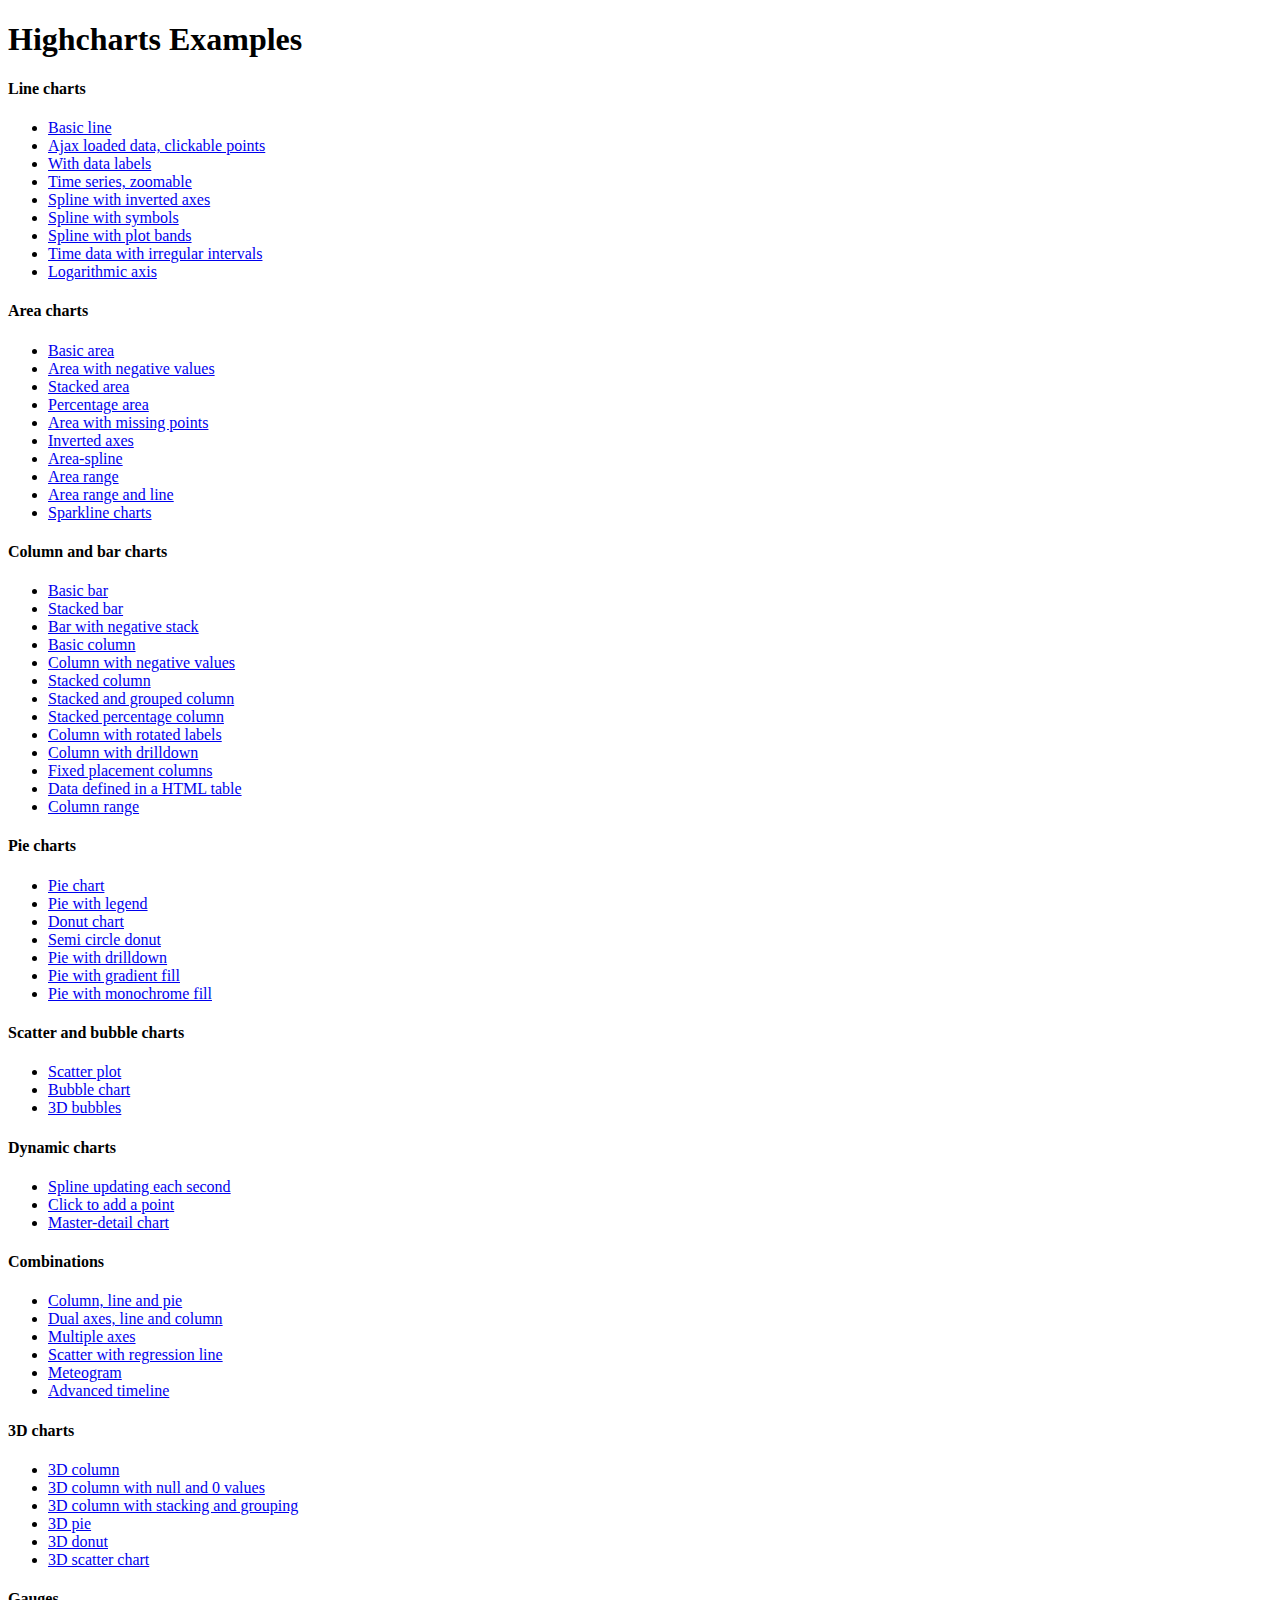
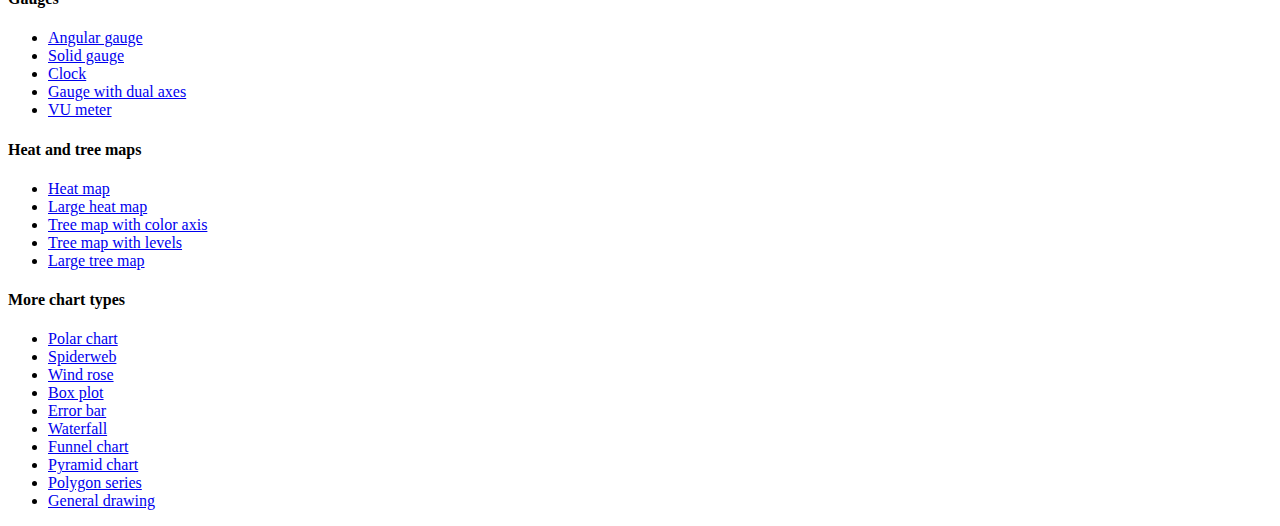
<file: Highcharts-4.1.5/index.htm>
<!DOCTYPE HTML PUBLIC "-//W3C//DTD HTML 4.01//EN" "http://www.w3.org/TR/html4/strict.dtd">
<html>
	<head>
		<meta http-equiv="Content-Type" content="text/html; charset=utf-8" />
		<title>Highcharts Examples</title>
	</head>
	<body>
		<h1>Highcharts Examples</h1>
		<h4>Line charts</h4>
		<ul>
			<li><a href="examples/line-basic/index.htm">Basic line</a></li>
			<li><a href="examples/line-ajax/index.htm">Ajax loaded data, clickable points</a></li>
			<li><a href="examples/line-labels/index.htm">With data labels</a></li>
			<li><a href="examples/line-time-series/index.htm">Time series, zoomable</a></li>
			<li><a href="examples/spline-inverted/index.htm">Spline with inverted axes</a></li>
			<li><a href="examples/spline-symbols/index.htm">Spline with symbols</a></li>
			<li><a href="examples/spline-plot-bands/index.htm">Spline with plot bands</a></li>
			<li><a href="examples/spline-irregular-time/index.htm">Time data with irregular intervals</a></li>
			<li><a href="examples/line-log-axis/index.htm">Logarithmic axis</a></li>
		</ul>
		<h4>Area charts</h4>
		<ul>
			<li><a href="examples/area-basic/index.htm">Basic area</a></li>
			<li><a href="examples/area-negative/index.htm">Area with negative values</a></li>
			<li><a href="examples/area-stacked/index.htm">Stacked area</a></li>
			<li><a href="examples/area-stacked-percent/index.htm">Percentage area</a></li>
			<li><a href="examples/area-missing/index.htm">Area with missing points</a></li>
			<li><a href="examples/area-inverted/index.htm">Inverted axes</a></li>
			<li><a href="examples/areaspline/index.htm">Area-spline</a></li>
			<li><a href="examples/arearange/index.htm">Area range</a></li>
			<li><a href="examples/arearange-line/index.htm">Area range and line</a></li>
			<li><a href="examples/sparkline/index.htm">Sparkline charts</a></li>
		</ul>
		<h4>Column and bar charts</h4>
		<ul>
			<li><a href="examples/bar-basic/index.htm">Basic bar</a></li>
			<li><a href="examples/bar-stacked/index.htm">Stacked bar</a></li>
			<li><a href="examples/bar-negative-stack/index.htm">Bar with negative stack</a></li>
			<li><a href="examples/column-basic/index.htm">Basic column</a></li>
			<li><a href="examples/column-negative/index.htm">Column with negative values</a></li>
			<li><a href="examples/column-stacked/index.htm">Stacked column</a></li>
			<li><a href="examples/column-stacked-and-grouped/index.htm">Stacked and grouped column</a></li>
			<li><a href="examples/column-stacked-percent/index.htm">Stacked percentage column</a></li>
			<li><a href="examples/column-rotated-labels/index.htm">Column with rotated labels</a></li>
			<li><a href="examples/column-drilldown/index.htm">Column with drilldown</a></li>
			<li><a href="examples/column-placement/index.htm">Fixed placement columns</a></li>
			<li><a href="examples/column-parsed/index.htm">Data defined in a HTML table</a></li>
			<li><a href="examples/columnrange/index.htm">Column range</a></li>
		</ul>
		<h4>Pie charts</h4>
		<ul>
			<li><a href="examples/pie-basic/index.htm">Pie chart</a></li>
			<li><a href="examples/pie-legend/index.htm">Pie with legend</a></li>
			<li><a href="examples/pie-donut/index.htm">Donut chart</a></li>
			<li><a href="examples/pie-semi-circle/index.htm">Semi circle donut</a></li>
			<li><a href="examples/pie-drilldown/index.htm">Pie with drilldown</a></li>
			<li><a href="examples/pie-gradient/index.htm">Pie with gradient fill</a></li>
			<li><a href="examples/pie-monochrome/index.htm">Pie with monochrome fill</a></li>
		</ul>
		<h4>Scatter and bubble charts</h4>
		<ul>
			<li><a href="examples/scatter/index.htm">Scatter plot</a></li>
			<li><a href="examples/bubble/index.htm">Bubble chart</a></li>
			<li><a href="examples/bubble-3d/index.htm">3D bubbles</a></li>
		</ul>
		<h4>Dynamic charts</h4>
		<ul>
			<li><a href="examples/dynamic-update/index.htm">Spline updating each second</a></li>
			<li><a href="examples/dynamic-click-to-add/index.htm">Click to add a point</a></li>
			<li><a href="examples/dynamic-master-detail/index.htm">Master-detail chart</a></li>
		</ul>
		<h4>Combinations</h4>
		<ul>
			<li><a href="examples/combo/index.htm">Column, line and pie</a></li>
			<li><a href="examples/combo-dual-axes/index.htm">Dual axes, line and column</a></li>
			<li><a href="examples/combo-multi-axes/index.htm">Multiple axes</a></li>
			<li><a href="examples/combo-regression/index.htm">Scatter with regression line</a></li>
			<li><a href="examples/combo-meteogram/index.htm">Meteogram</a></li>
			<li><a href="examples/combo-timeline/index.htm">Advanced timeline</a></li>
		</ul>
		<h4>3D charts</h4>
		<ul>
			<li><a href="examples/3d-column-interactive/index.htm">3D column</a></li>
			<li><a href="examples/3d-column-null-values/index.htm">3D column with null and 0 values</a></li>
			<li><a href="examples/3d-column-stacking-grouping/index.htm">3D column with stacking and grouping</a></li>
			<li><a href="examples/3d-pie/index.htm">3D pie</a></li>
			<li><a href="examples/3d-pie-donut/index.htm">3D donut</a></li>
			<li><a href="examples/3d-scatter-draggable/index.htm">3D scatter chart</a></li>
		</ul>
		<h4>Gauges</h4>
		<ul>
			<li><a href="examples/gauge-speedometer/index.htm">Angular gauge</a></li>
			<li><a href="examples/gauge-solid/index.htm">Solid gauge</a></li>
			<li><a href="examples/gauge-clock/index.htm">Clock</a></li>
			<li><a href="examples/gauge-dual/index.htm">Gauge with dual axes</a></li>
			<li><a href="examples/gauge-vu-meter/index.htm">VU meter</a></li>
		</ul>
		<h4>Heat and tree maps</h4>
		<ul>
			<li><a href="examples/heatmap/index.htm">Heat map</a></li>
			<li><a href="examples/heatmap-canvas/index.htm">Large heat map</a></li>
			<li><a href="examples/treemap-coloraxis/index.htm">Tree map with color axis</a></li>
			<li><a href="examples/treemap-with-levels/index.htm">Tree map with levels</a></li>
			<li><a href="examples/treemap-large-dataset/index.htm">Large tree map</a></li>
		</ul>
		<h4>More chart types</h4>
		<ul>
			<li><a href="examples/polar/index.htm">Polar chart</a></li>
			<li><a href="examples/polar-spider/index.htm">Spiderweb</a></li>
			<li><a href="examples/polar-wind-rose/index.htm">Wind rose</a></li>
			<li><a href="examples/box-plot/index.htm">Box plot</a></li>
			<li><a href="examples/error-bar/index.htm">Error bar</a></li>
			<li><a href="examples/waterfall/index.htm">Waterfall</a></li>
			<li><a href="examples/funnel/index.htm">Funnel chart</a></li>
			<li><a href="examples/pyramid/index.htm">Pyramid chart</a></li>
			<li><a href="examples/polygon/index.htm">Polygon series</a></li>
			<li><a href="examples/renderer/index.htm">General drawing</a></li>
		</ul>
	</body>
</html>
</file>
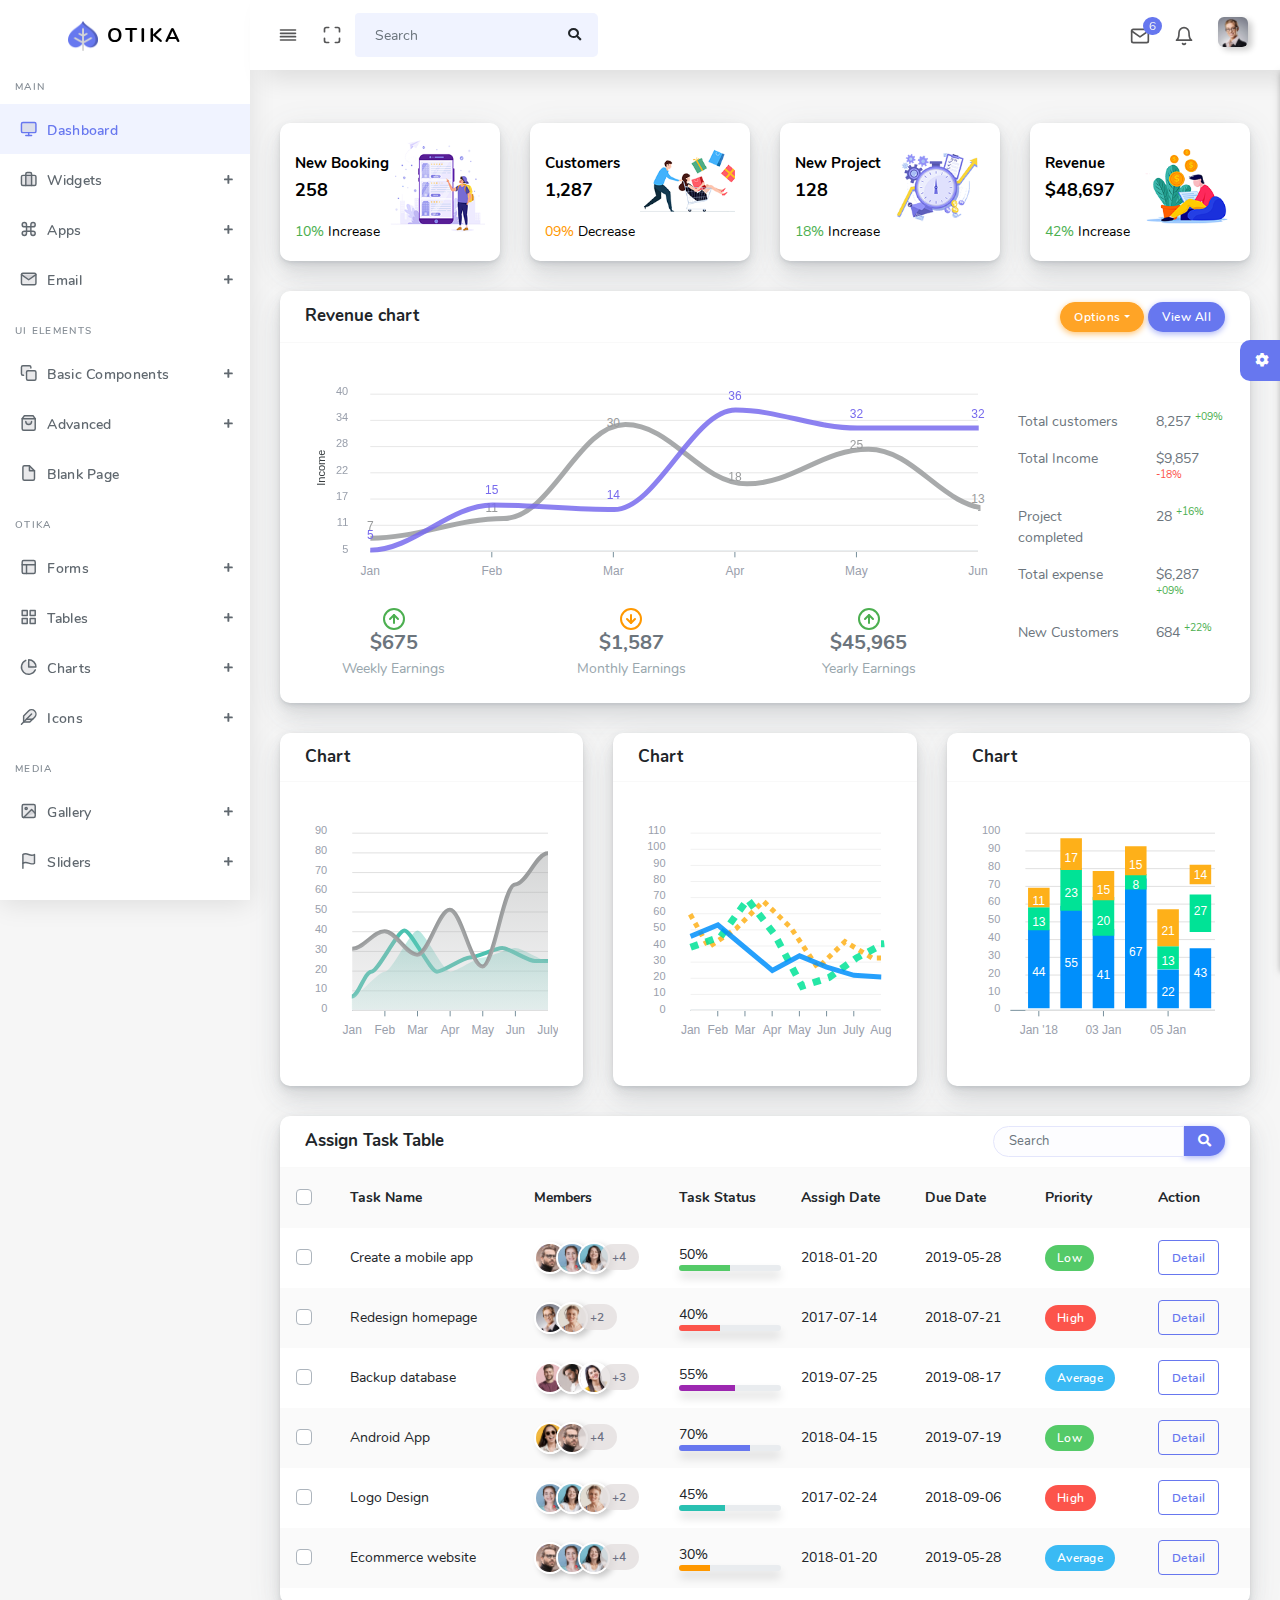
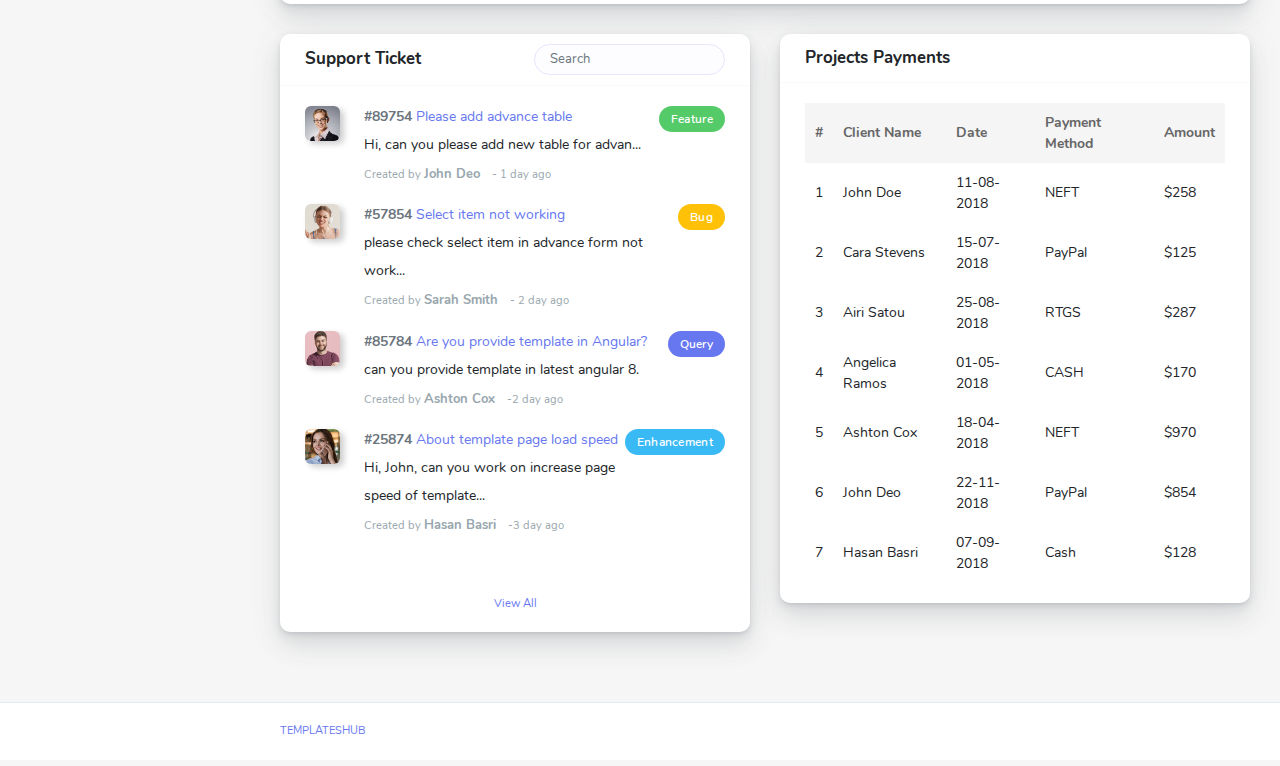
<file: assets/images/otika-bootstrap-admin-template/index.html>
<!DOCTYPE html>
<html lang="en">


<!-- index.html  21 Nov 2019 03:44:50 GMT -->
<head>
  <meta charset="UTF-8">
  <meta content="width=device-width, initial-scale=1, maximum-scale=1, shrink-to-fit=no" name="viewport">
  <title>Otika - Admin Dashboard Template</title>
  <!-- General CSS Files -->
  <link rel="stylesheet" href="assets/css/app.min.css">
  <!-- Template CSS -->
  <link rel="stylesheet" href="assets/css/style.css">
  <link rel="stylesheet" href="assets/css/components.css">
  <!-- Custom style CSS -->
  <link rel="stylesheet" href="assets/css/custom.css">
  <link rel='shortcut icon' type='image/x-icon' href='assets/img/favicon.ico' />
</head>

<body>
  <div class="loader"></div>
  <div id="app">
    <div class="main-wrapper main-wrapper-1">
      <div class="navbar-bg"></div>
      <nav class="navbar navbar-expand-lg main-navbar sticky">
        <div class="form-inline mr-auto">
          <ul class="navbar-nav mr-3">
            <li><a href="#" data-toggle="sidebar" class="nav-link nav-link-lg
									collapse-btn"> <i data-feather="align-justify"></i></a></li>
            <li><a href="#" class="nav-link nav-link-lg fullscreen-btn">
                <i data-feather="maximize"></i>
              </a></li>
            <li>
              <form class="form-inline mr-auto">
                <div class="search-element">
                  <input class="form-control" type="search" placeholder="Search" aria-label="Search" data-width="200">
                  <button class="btn" type="submit">
                    <i class="fas fa-search"></i>
                  </button>
                </div>
              </form>
            </li>
          </ul>
        </div>
        <ul class="navbar-nav navbar-right">
          <li class="dropdown dropdown-list-toggle"><a href="#" data-toggle="dropdown"
              class="nav-link nav-link-lg message-toggle"><i data-feather="mail"></i>
              <span class="badge headerBadge1">
                6 </span> </a>
            <div class="dropdown-menu dropdown-list dropdown-menu-right pullDown">
              <div class="dropdown-header">
                Messages
                <div class="float-right">
                  <a href="#">Mark All As Read</a>
                </div>
              </div>
              <div class="dropdown-list-content dropdown-list-message">
                <a href="#" class="dropdown-item"> <span class="dropdown-item-avatar
											text-white"> <img alt="image" src="assets/img/users/user-1.png" class="rounded-circle">
                  </span> <span class="dropdown-item-desc"> <span class="message-user">John
                      Deo</span>
                    <span class="time messege-text">Please check your mail !!</span>
                    <span class="time">2 Min Ago</span>
                  </span>
                </a> <a href="#" class="dropdown-item"> <span class="dropdown-item-avatar text-white">
                    <img alt="image" src="assets/img/users/user-2.png" class="rounded-circle">
                  </span> <span class="dropdown-item-desc"> <span class="message-user">Sarah
                      Smith</span> <span class="time messege-text">Request for leave
                      application</span>
                    <span class="time">5 Min Ago</span>
                  </span>
                </a> <a href="#" class="dropdown-item"> <span class="dropdown-item-avatar text-white">
                    <img alt="image" src="assets/img/users/user-5.png" class="rounded-circle">
                  </span> <span class="dropdown-item-desc"> <span class="message-user">Jacob
                      Ryan</span> <span class="time messege-text">Your payment invoice is
                      generated.</span> <span class="time">12 Min Ago</span>
                  </span>
                </a> <a href="#" class="dropdown-item"> <span class="dropdown-item-avatar text-white">
                    <img alt="image" src="assets/img/users/user-4.png" class="rounded-circle">
                  </span> <span class="dropdown-item-desc"> <span class="message-user">Lina
                      Smith</span> <span class="time messege-text">hii John, I have upload
                      doc
                      related to task.</span> <span class="time">30
                      Min Ago</span>
                  </span>
                </a> <a href="#" class="dropdown-item"> <span class="dropdown-item-avatar text-white">
                    <img alt="image" src="assets/img/users/user-3.png" class="rounded-circle">
                  </span> <span class="dropdown-item-desc"> <span class="message-user">Jalpa
                      Joshi</span> <span class="time messege-text">Please do as specify.
                      Let me
                      know if you have any query.</span> <span class="time">1
                      Days Ago</span>
                  </span>
                </a> <a href="#" class="dropdown-item"> <span class="dropdown-item-avatar text-white">
                    <img alt="image" src="assets/img/users/user-2.png" class="rounded-circle">
                  </span> <span class="dropdown-item-desc"> <span class="message-user">Sarah
                      Smith</span> <span class="time messege-text">Client Requirements</span>
                    <span class="time">2 Days Ago</span>
                  </span>
                </a>
              </div>
              <div class="dropdown-footer text-center">
                <a href="#">View All <i class="fas fa-chevron-right"></i></a>
              </div>
            </div>
          </li>
          <li class="dropdown dropdown-list-toggle"><a href="#" data-toggle="dropdown"
              class="nav-link notification-toggle nav-link-lg"><i data-feather="bell" class="bell"></i>
            </a>
            <div class="dropdown-menu dropdown-list dropdown-menu-right pullDown">
              <div class="dropdown-header">
                Notifications
                <div class="float-right">
                  <a href="#">Mark All As Read</a>
                </div>
              </div>
              <div class="dropdown-list-content dropdown-list-icons">
                <a href="#" class="dropdown-item dropdown-item-unread"> <span
                    class="dropdown-item-icon bg-primary text-white"> <i class="fas
												fa-code"></i>
                  </span> <span class="dropdown-item-desc"> Template update is
                    available now! <span class="time">2 Min
                      Ago</span>
                  </span>
                </a> <a href="#" class="dropdown-item"> <span class="dropdown-item-icon bg-info text-white"> <i class="far
												fa-user"></i>
                  </span> <span class="dropdown-item-desc"> <b>You</b> and <b>Dedik
                      Sugiharto</b> are now friends <span class="time">10 Hours
                      Ago</span>
                  </span>
                </a> <a href="#" class="dropdown-item"> <span class="dropdown-item-icon bg-success text-white"> <i
                      class="fas
												fa-check"></i>
                  </span> <span class="dropdown-item-desc"> <b>Kusnaedi</b> has
                    moved task <b>Fix bug header</b> to <b>Done</b> <span class="time">12
                      Hours
                      Ago</span>
                  </span>
                </a> <a href="#" class="dropdown-item"> <span class="dropdown-item-icon bg-danger text-white"> <i
                      class="fas fa-exclamation-triangle"></i>
                  </span> <span class="dropdown-item-desc"> Low disk space. Let's
                    clean it! <span class="time">17 Hours Ago</span>
                  </span>
                </a> <a href="#" class="dropdown-item"> <span class="dropdown-item-icon bg-info text-white"> <i class="fas
												fa-bell"></i>
                  </span> <span class="dropdown-item-desc"> Welcome to Otika
                    template! <span class="time">Yesterday</span>
                  </span>
                </a>
              </div>
              <div class="dropdown-footer text-center">
                <a href="#">View All <i class="fas fa-chevron-right"></i></a>
              </div>
            </div>
          </li>
          <li class="dropdown"><a href="#" data-toggle="dropdown"
              class="nav-link dropdown-toggle nav-link-lg nav-link-user"> <img alt="image" src="assets/img/user.png"
                class="user-img-radious-style"> <span class="d-sm-none d-lg-inline-block"></span></a>
            <div class="dropdown-menu dropdown-menu-right pullDown">
              <div class="dropdown-title">Hello Sarah Smith</div>
              <a href="profile.html" class="dropdown-item has-icon"> <i class="far
										fa-user"></i> Profile
              </a> <a href="timeline.html" class="dropdown-item has-icon"> <i class="fas fa-bolt"></i>
                Activities
              </a> <a href="#" class="dropdown-item has-icon"> <i class="fas fa-cog"></i>
                Settings
              </a>
              <div class="dropdown-divider"></div>
              <a href="auth-login.html" class="dropdown-item has-icon text-danger"> <i class="fas fa-sign-out-alt"></i>
                Logout
              </a>
            </div>
          </li>
        </ul>
      </nav>
      <div class="main-sidebar sidebar-style-2">
        <aside id="sidebar-wrapper">
          <div class="sidebar-brand">
            <a href="index.html"> <img alt="image" src="assets/img/logo.png" class="header-logo" /> <span
                class="logo-name">Otika</span>
            </a>
          </div>
          <ul class="sidebar-menu">
            <li class="menu-header">Main</li>
            <li class="dropdown active">
              <a href="index.html" class="nav-link"><i data-feather="monitor"></i><span>Dashboard</span></a>
            </li>
            <li class="dropdown">
              <a href="#" class="menu-toggle nav-link has-dropdown"><i
                  data-feather="briefcase"></i><span>Widgets</span></a>
              <ul class="dropdown-menu">
                <li><a class="nav-link" href="widget-chart.html">Chart Widgets</a></li>
                <li><a class="nav-link" href="widget-data.html">Data Widgets</a></li>
              </ul>
            </li>
            <li class="dropdown">
              <a href="#" class="menu-toggle nav-link has-dropdown"><i data-feather="command"></i><span>Apps</span></a>
              <ul class="dropdown-menu">
                <li><a class="nav-link" href="chat.html">Chat</a></li>
                <li><a class="nav-link" href="portfolio.html">Portfolio</a></li>
                <li><a class="nav-link" href="blog.html">Blog</a></li>
                <li><a class="nav-link" href="calendar.html">Calendar</a></li>
              </ul>
            </li>
            <li class="dropdown">
              <a href="#" class="menu-toggle nav-link has-dropdown"><i data-feather="mail"></i><span>Email</span></a>
              <ul class="dropdown-menu">
                <li><a class="nav-link" href="email-inbox.html">Inbox</a></li>
                <li><a class="nav-link" href="email-compose.html">Compose</a></li>
                <li><a class="nav-link" href="email-read.html">read</a></li>
              </ul>
            </li>
            <li class="menu-header">UI Elements</li>
            <li class="dropdown">
              <a href="#" class="menu-toggle nav-link has-dropdown"><i data-feather="copy"></i><span>Basic
                  Components</span></a>
              <ul class="dropdown-menu">
                <li><a class="nav-link" href="alert.html">Alert</a></li>
                <li><a class="nav-link" href="badge.html">Badge</a></li>
                <li><a class="nav-link" href="breadcrumb.html">Breadcrumb</a></li>
                <li><a class="nav-link" href="buttons.html">Buttons</a></li>
                <li><a class="nav-link" href="collapse.html">Collapse</a></li>
                <li><a class="nav-link" href="dropdown.html">Dropdown</a></li>
                <li><a class="nav-link" href="checkbox-and-radio.html">Checkbox &amp; Radios</a></li>
                <li><a class="nav-link" href="list-group.html">List Group</a></li>
                <li><a class="nav-link" href="media-object.html">Media Object</a></li>
                <li><a class="nav-link" href="navbar.html">Navbar</a></li>
                <li><a class="nav-link" href="pagination.html">Pagination</a></li>
                <li><a class="nav-link" href="popover.html">Popover</a></li>
                <li><a class="nav-link" href="progress.html">Progress</a></li>
                <li><a class="nav-link" href="tooltip.html">Tooltip</a></li>
                <li><a class="nav-link" href="flags.html">Flag</a></li>
                <li><a class="nav-link" href="typography.html">Typography</a></li>
              </ul>
            </li>
            <li class="dropdown">
              <a href="#" class="menu-toggle nav-link has-dropdown"><i
                  data-feather="shopping-bag"></i><span>Advanced</span></a>
              <ul class="dropdown-menu">
                <li><a class="nav-link" href="avatar.html">Avatar</a></li>
                <li><a class="nav-link" href="card.html">Card</a></li>
                <li><a class="nav-link" href="modal.html">Modal</a></li>
                <li><a class="nav-link" href="sweet-alert.html">Sweet Alert</a></li>
                <li><a class="nav-link" href="toastr.html">Toastr</a></li>
                <li><a class="nav-link" href="empty-state.html">Empty State</a></li>
                <li><a class="nav-link" href="multiple-upload.html">Multiple Upload</a></li>
                <li><a class="nav-link" href="pricing.html">Pricing</a></li>
                <li><a class="nav-link" href="tabs.html">Tab</a></li>
              </ul>
            </li>
            <li><a class="nav-link" href="blank.html"><i data-feather="file"></i><span>Blank Page</span></a></li>
            <li class="menu-header">Otika</li>
            <li class="dropdown">
              <a href="#" class="menu-toggle nav-link has-dropdown"><i data-feather="layout"></i><span>Forms</span></a>
              <ul class="dropdown-menu">
                <li><a class="nav-link" href="basic-form.html">Basic Form</a></li>
                <li><a class="nav-link" href="forms-advanced-form.html">Advanced Form</a></li>
                <li><a class="nav-link" href="forms-editor.html">Editor</a></li>
                <li><a class="nav-link" href="forms-validation.html">Validation</a></li>
                <li><a class="nav-link" href="form-wizard.html">Form Wizard</a></li>
              </ul>
            </li>
            <li class="dropdown">
              <a href="#" class="menu-toggle nav-link has-dropdown"><i data-feather="grid"></i><span>Tables</span></a>
              <ul class="dropdown-menu">
                <li><a class="nav-link" href="basic-table.html">Basic Tables</a></li>
                <li><a class="nav-link" href="advance-table.html">Advanced Table</a></li>
                <li><a class="nav-link" href="datatables.html">Datatable</a></li>
                <li><a class="nav-link" href="export-table.html">Export Table</a></li>
                <li><a class="nav-link" href="editable-table.html">Editable Table</a></li>
              </ul>
            </li>
            <li class="dropdown">
              <a href="#" class="menu-toggle nav-link has-dropdown"><i
                  data-feather="pie-chart"></i><span>Charts</span></a>
              <ul class="dropdown-menu">
                <li><a class="nav-link" href="chart-amchart.html">amChart</a></li>
                <li><a class="nav-link" href="chart-apexchart.html">apexchart</a></li>
                <li><a class="nav-link" href="chart-echart.html">eChart</a></li>
                <li><a class="nav-link" href="chart-chartjs.html">Chartjs</a></li>
                <li><a class="nav-link" href="chart-sparkline.html">Sparkline</a></li>
                <li><a class="nav-link" href="chart-morris.html">Morris</a></li>
              </ul>
            </li>
            <li class="dropdown">
              <a href="#" class="menu-toggle nav-link has-dropdown"><i data-feather="feather"></i><span>Icons</span></a>
              <ul class="dropdown-menu">
                <li><a class="nav-link" href="icon-font-awesome.html">Font Awesome</a></li>
                <li><a class="nav-link" href="icon-material.html">Material Design</a></li>
                <li><a class="nav-link" href="icon-ionicons.html">Ion Icons</a></li>
                <li><a class="nav-link" href="icon-feather.html">Feather Icons</a></li>
                <li><a class="nav-link" href="icon-weather-icon.html">Weather Icon</a></li>
              </ul>
            </li>
            <li class="menu-header">Media</li>
            <li class="dropdown">
              <a href="#" class="menu-toggle nav-link has-dropdown"><i data-feather="image"></i><span>Gallery</span></a>
              <ul class="dropdown-menu">
                <li><a class="nav-link" href="light-gallery.html">Light Gallery</a></li>
                <li><a href="gallery1.html">Gallery 2</a></li>
              </ul>
            </li>
            <li class="dropdown">
              <a href="#" class="menu-toggle nav-link has-dropdown"><i data-feather="flag"></i><span>Sliders</span></a>
              <ul class="dropdown-menu">
                <li><a href="carousel.html">Bootstrap Carousel.html</a></li>
                <li><a class="nav-link" href="owl-carousel.html">Owl Carousel</a></li>
              </ul>
            </li>
            <li><a class="nav-link" href="timeline.html"><i data-feather="sliders"></i><span>Timeline</span></a></li>
            <li class="menu-header">Maps</li>
            <li class="dropdown">
              <a href="#" class="menu-toggle nav-link has-dropdown"><i data-feather="map"></i><span>Google
                  Maps</span></a>
              <ul class="dropdown-menu">
                <li><a href="gmaps-advanced-route.html">Advanced Route</a></li>
                <li><a href="gmaps-draggable-marker.html">Draggable Marker</a></li>
                <li><a href="gmaps-geocoding.html">Geocoding</a></li>
                <li><a href="gmaps-geolocation.html">Geolocation</a></li>
                <li><a href="gmaps-marker.html">Marker</a></li>
                <li><a href="gmaps-multiple-marker.html">Multiple Marker</a></li>
                <li><a href="gmaps-route.html">Route</a></li>
                <li><a href="gmaps-simple.html">Simple</a></li>
              </ul>
            </li>
            <li><a class="nav-link" href="vector-map.html"><i data-feather="map-pin"></i><span>Vector
                  Map</span></a></li>
            <li class="menu-header">Pages</li>
            <li class="dropdown">
              <a href="#" class="menu-toggle nav-link has-dropdown"><i
                  data-feather="user-check"></i><span>Auth</span></a>
              <ul class="dropdown-menu">
                <li><a href="auth-login.html">Login</a></li>
                <li><a href="auth-register.html">Register</a></li>
                <li><a href="auth-forgot-password.html">Forgot Password</a></li>
                <li><a href="auth-reset-password.html">Reset Password</a></li>
                <li><a href="subscribe.html">Subscribe</a></li>
              </ul>
            </li>
            <li class="dropdown">
              <a href="#" class="menu-toggle nav-link has-dropdown"><i
                  data-feather="alert-triangle"></i><span>Errors</span></a>
              <ul class="dropdown-menu">
                <li><a class="nav-link" href="errors-503.html">503</a></li>
                <li><a class="nav-link" href="errors-403.html">403</a></li>
                <li><a class="nav-link" href="errors-404.html">404</a></li>
                <li><a class="nav-link" href="errors-500.html">500</a></li>
              </ul>
            </li>
            <li class="dropdown">
              <a href="#" class="menu-toggle nav-link has-dropdown"><i data-feather="anchor"></i><span>Other
                  Pages</span></a>
              <ul class="dropdown-menu">
                <li><a class="nav-link" href="create-post.html">Create Post</a></li>
                <li><a class="nav-link" href="posts.html">Posts</a></li>
                <li><a class="nav-link" href="profile.html">Profile</a></li>
                <li><a class="nav-link" href="contact.html">Contact</a></li>
                <li><a class="nav-link" href="invoice.html">Invoice</a></li>
              </ul>
            </li>
            <li class="dropdown">
              <a href="#" class="menu-toggle nav-link has-dropdown"><i
                  data-feather="chevrons-down"></i><span>Multilevel</span></a>
              <ul class="dropdown-menu">
                <li><a href="#">Menu 1</a></li>
                <li class="dropdown">
                  <a href="#" class="has-dropdown">Menu 2</a>
                  <ul class="dropdown-menu">
                    <li><a href="#">Child Menu 1</a></li>
                    <li class="dropdown">
                      <a href="#" class="has-dropdown">Child Menu 2</a>
                      <ul class="dropdown-menu">
                        <li><a href="#">Child Menu 1</a></li>
                        <li><a href="#">Child Menu 2</a></li>
                      </ul>
                    </li>
                    <li><a href="#"> Child Menu 3</a></li>
                  </ul>
                </li>
              </ul>
            </li>
          </ul>
        </aside>
      </div>
      <!-- Main Content -->
      <div class="main-content">
        <section class="section">
          <div class="row ">
            <div class="col-xl-3 col-lg-6 col-md-6 col-sm-6 col-xs-12">
              <div class="card">
                <div class="card-statistic-4">
                  <div class="align-items-center justify-content-between">
                    <div class="row ">
                      <div class="col-lg-6 col-md-6 col-sm-6 col-xs-6 pr-0 pt-3">
                        <div class="card-content">
                          <h5 class="font-15">New Booking</h5>
                          <h2 class="mb-3 font-18">258</h2>
                          <p class="mb-0"><span class="col-green">10%</span> Increase</p>
                        </div>
                      </div>
                      <div class="col-lg-6 col-md-6 col-sm-6 col-xs-6 pl-0">
                        <div class="banner-img">
                          <img src="assets/img/banner/1.png" alt="">
                        </div>
                      </div>
                    </div>
                  </div>
                </div>
              </div>
            </div>
            <div class="col-xl-3 col-lg-6 col-md-6 col-sm-6 col-xs-12">
              <div class="card">
                <div class="card-statistic-4">
                  <div class="align-items-center justify-content-between">
                    <div class="row ">
                      <div class="col-lg-6 col-md-6 col-sm-6 col-xs-6 pr-0 pt-3">
                        <div class="card-content">
                          <h5 class="font-15"> Customers</h5>
                          <h2 class="mb-3 font-18">1,287</h2>
                          <p class="mb-0"><span class="col-orange">09%</span> Decrease</p>
                        </div>
                      </div>
                      <div class="col-lg-6 col-md-6 col-sm-6 col-xs-6 pl-0">
                        <div class="banner-img">
                          <img src="assets/img/banner/2.png" alt="">
                        </div>
                      </div>
                    </div>
                  </div>
                </div>
              </div>
            </div>
            <div class="col-xl-3 col-lg-6 col-md-6 col-sm-6 col-xs-12">
              <div class="card">
                <div class="card-statistic-4">
                  <div class="align-items-center justify-content-between">
                    <div class="row ">
                      <div class="col-lg-6 col-md-6 col-sm-6 col-xs-6 pr-0 pt-3">
                        <div class="card-content">
                          <h5 class="font-15">New Project</h5>
                          <h2 class="mb-3 font-18">128</h2>
                          <p class="mb-0"><span class="col-green">18%</span>
                            Increase</p>
                        </div>
                      </div>
                      <div class="col-lg-6 col-md-6 col-sm-6 col-xs-6 pl-0">
                        <div class="banner-img">
                          <img src="assets/img/banner/3.png" alt="">
                        </div>
                      </div>
                    </div>
                  </div>
                </div>
              </div>
            </div>
            <div class="col-xl-3 col-lg-6 col-md-6 col-sm-6 col-xs-12">
              <div class="card">
                <div class="card-statistic-4">
                  <div class="align-items-center justify-content-between">
                    <div class="row ">
                      <div class="col-lg-6 col-md-6 col-sm-6 col-xs-6 pr-0 pt-3">
                        <div class="card-content">
                          <h5 class="font-15">Revenue</h5>
                          <h2 class="mb-3 font-18">$48,697</h2>
                          <p class="mb-0"><span class="col-green">42%</span> Increase</p>
                        </div>
                      </div>
                      <div class="col-lg-6 col-md-6 col-sm-6 col-xs-6 pl-0">
                        <div class="banner-img">
                          <img src="assets/img/banner/4.png" alt="">
                        </div>
                      </div>
                    </div>
                  </div>
                </div>
              </div>
            </div>
          </div>
          <div class="row">
            <div class="col-12 col-sm-12 col-lg-12">
              <div class="card ">
                <div class="card-header">
                  <h4>Revenue chart</h4>
                  <div class="card-header-action">
                    <div class="dropdown">
                      <a href="#" data-toggle="dropdown" class="btn btn-warning dropdown-toggle">Options</a>
                      <div class="dropdown-menu">
                        <a href="#" class="dropdown-item has-icon"><i class="fas fa-eye"></i> View</a>
                        <a href="#" class="dropdown-item has-icon"><i class="far fa-edit"></i> Edit</a>
                        <div class="dropdown-divider"></div>
                        <a href="#" class="dropdown-item has-icon text-danger"><i class="far fa-trash-alt"></i>
                          Delete</a>
                      </div>
                    </div>
                    <a href="#" class="btn btn-primary">View All</a>
                  </div>
                </div>
                <div class="card-body">
                  <div class="row">
                    <div class="col-lg-9">
                      <div id="chart1"></div>
                      <div class="row mb-0">
                        <div class="col-lg-4 col-md-4 col-sm-4 col-xs-4">
                          <div class="list-inline text-center">
                            <div class="list-inline-item p-r-30"><i data-feather="arrow-up-circle"
                                class="col-green"></i>
                              <h5 class="m-b-0">$675</h5>
                              <p class="text-muted font-14 m-b-0">Weekly Earnings</p>
                            </div>
                          </div>
                        </div>
                        <div class="col-lg-4 col-md-4 col-sm-4 col-xs-4">
                          <div class="list-inline text-center">
                            <div class="list-inline-item p-r-30"><i data-feather="arrow-down-circle"
                                class="col-orange"></i>
                              <h5 class="m-b-0">$1,587</h5>
                              <p class="text-muted font-14 m-b-0">Monthly Earnings</p>
                            </div>
                          </div>
                        </div>
                        <div class="col-lg-4 col-md-4 col-sm-4 col-xs-4">
                          <div class="list-inline text-center">
                            <div class="list-inline-item p-r-30"><i data-feather="arrow-up-circle"
                                class="col-green"></i>
                              <h5 class="mb-0 m-b-0">$45,965</h5>
                              <p class="text-muted font-14 m-b-0">Yearly Earnings</p>
                            </div>
                          </div>
                        </div>
                      </div>
                    </div>
                    <div class="col-lg-3">
                      <div class="row mt-5">
                        <div class="col-7 col-xl-7 mb-3">Total customers</div>
                        <div class="col-5 col-xl-5 mb-3">
                          <span class="text-big">8,257</span>
                          <sup class="col-green">+09%</sup>
                        </div>
                        <div class="col-7 col-xl-7 mb-3">Total Income</div>
                        <div class="col-5 col-xl-5 mb-3">
                          <span class="text-big">$9,857</span>
                          <sup class="text-danger">-18%</sup>
                        </div>
                        <div class="col-7 col-xl-7 mb-3">Project completed</div>
                        <div class="col-5 col-xl-5 mb-3">
                          <span class="text-big">28</span>
                          <sup class="col-green">+16%</sup>
                        </div>
                        <div class="col-7 col-xl-7 mb-3">Total expense</div>
                        <div class="col-5 col-xl-5 mb-3">
                          <span class="text-big">$6,287</span>
                          <sup class="col-green">+09%</sup>
                        </div>
                        <div class="col-7 col-xl-7 mb-3">New Customers</div>
                        <div class="col-5 col-xl-5 mb-3">
                          <span class="text-big">684</span>
                          <sup class="col-green">+22%</sup>
                        </div>
                      </div>
                    </div>
                  </div>
                </div>
              </div>
            </div>
          </div>
          <div class="row">
            <div class="col-12 col-sm-12 col-lg-4">
              <div class="card">
                <div class="card-header">
                  <h4>Chart</h4>
                </div>
                <div class="card-body">
                  <div id="chart4" class="chartsh"></div>
                </div>
              </div>
            </div>
            <div class="col-12 col-sm-12 col-lg-4">
              <div class="card">
                <div class="card-header">
                  <h4>Chart</h4>
                </div>
                <div class="card-body">
                  <div class="summary">
                    <div class="summary-chart active" data-tab-group="summary-tab" id="summary-chart">
                      <div id="chart3" class="chartsh"></div>
                    </div>
                    <div data-tab-group="summary-tab" id="summary-text">
                    </div>
                  </div>
                </div>
              </div>
            </div>
            <div class="col-12 col-sm-12 col-lg-4">
              <div class="card">
                <div class="card-header">
                  <h4>Chart</h4>
                </div>
                <div class="card-body">
                  <div id="chart2" class="chartsh"></div>
                </div>
              </div>
            </div>
          </div>
          <div class="row">
            <div class="col-12">
              <div class="card">
                <div class="card-header">
                  <h4>Assign Task Table</h4>
                  <div class="card-header-form">
                    <form>
                      <div class="input-group">
                        <input type="text" class="form-control" placeholder="Search">
                        <div class="input-group-btn">
                          <button class="btn btn-primary"><i class="fas fa-search"></i></button>
                        </div>
                      </div>
                    </form>
                  </div>
                </div>
                <div class="card-body p-0">
                  <div class="table-responsive">
                    <table class="table table-striped">
                      <tr>
                        <th class="text-center">
                          <div class="custom-checkbox custom-checkbox-table custom-control">
                            <input type="checkbox" data-checkboxes="mygroup" data-checkbox-role="dad"
                              class="custom-control-input" id="checkbox-all">
                            <label for="checkbox-all" class="custom-control-label">&nbsp;</label>
                          </div>
                        </th>
                        <th>Task Name</th>
                        <th>Members</th>
                        <th>Task Status</th>
                        <th>Assigh Date</th>
                        <th>Due Date</th>
                        <th>Priority</th>
                        <th>Action</th>
                      </tr>
                      <tr>
                        <td class="p-0 text-center">
                          <div class="custom-checkbox custom-control">
                            <input type="checkbox" data-checkboxes="mygroup" class="custom-control-input"
                              id="checkbox-1">
                            <label for="checkbox-1" class="custom-control-label">&nbsp;</label>
                          </div>
                        </td>
                        <td>Create a mobile app</td>
                        <td class="text-truncate">
                          <ul class="list-unstyled order-list m-b-0 m-b-0">
                            <li class="team-member team-member-sm"><img class="rounded-circle"
                                src="assets/img/users/user-8.png" alt="user" data-toggle="tooltip" title=""
                                data-original-title="Wildan Ahdian"></li>
                            <li class="team-member team-member-sm"><img class="rounded-circle"
                                src="assets/img/users/user-9.png" alt="user" data-toggle="tooltip" title=""
                                data-original-title="John Deo"></li>
                            <li class="team-member team-member-sm"><img class="rounded-circle"
                                src="assets/img/users/user-10.png" alt="user" data-toggle="tooltip" title=""
                                data-original-title="Sarah Smith"></li>
                            <li class="avatar avatar-sm"><span class="badge badge-primary">+4</span></li>
                          </ul>
                        </td>
                        <td class="align-middle">
                          <div class="progress-text">50%</div>
                          <div class="progress" data-height="6">
                            <div class="progress-bar bg-success" data-width="50%"></div>
                          </div>
                        </td>
                        <td>2018-01-20</td>
                        <td>2019-05-28</td>
                        <td>
                          <div class="badge badge-success">Low</div>
                        </td>
                        <td><a href="#" class="btn btn-outline-primary">Detail</a></td>
                      </tr>
                      <tr>
                        <td class="p-0 text-center">
                          <div class="custom-checkbox custom-control">
                            <input type="checkbox" data-checkboxes="mygroup" class="custom-control-input"
                              id="checkbox-2">
                            <label for="checkbox-2" class="custom-control-label">&nbsp;</label>
                          </div>
                        </td>
                        <td>Redesign homepage</td>
                        <td class="text-truncate">
                          <ul class="list-unstyled order-list m-b-0 m-b-0">
                            <li class="team-member team-member-sm"><img class="rounded-circle"
                                src="assets/img/users/user-1.png" alt="user" data-toggle="tooltip" title=""
                                data-original-title="Wildan Ahdian"></li>
                            <li class="team-member team-member-sm"><img class="rounded-circle"
                                src="assets/img/users/user-2.png" alt="user" data-toggle="tooltip" title=""
                                data-original-title="John Deo"></li>
                            <li class="avatar avatar-sm"><span class="badge badge-primary">+2</span></li>
                          </ul>
                        </td>
                        <td class="align-middle">
                          <div class="progress-text">40%</div>
                          <div class="progress" data-height="6">
                            <div class="progress-bar bg-danger" data-width="40%"></div>
                          </div>
                        </td>
                        <td>2017-07-14</td>
                        <td>2018-07-21</td>
                        <td>
                          <div class="badge badge-danger">High</div>
                        </td>
                        <td><a href="#" class="btn btn-outline-primary">Detail</a></td>
                      </tr>
                      <tr>
                        <td class="p-0 text-center">
                          <div class="custom-checkbox custom-control">
                            <input type="checkbox" data-checkboxes="mygroup" class="custom-control-input"
                              id="checkbox-3">
                            <label for="checkbox-3" class="custom-control-label">&nbsp;</label>
                          </div>
                        </td>
                        <td>Backup database</td>
                        <td class="text-truncate">
                          <ul class="list-unstyled order-list m-b-0 m-b-0">
                            <li class="team-member team-member-sm"><img class="rounded-circle"
                                src="assets/img/users/user-3.png" alt="user" data-toggle="tooltip" title=""
                                data-original-title="Wildan Ahdian"></li>
                            <li class="team-member team-member-sm"><img class="rounded-circle"
                                src="assets/img/users/user-4.png" alt="user" data-toggle="tooltip" title=""
                                data-original-title="John Deo"></li>
                            <li class="team-member team-member-sm"><img class="rounded-circle"
                                src="assets/img/users/user-5.png" alt="user" data-toggle="tooltip" title=""
                                data-original-title="Sarah Smith"></li>
                            <li class="avatar avatar-sm"><span class="badge badge-primary">+3</span></li>
                          </ul>
                        </td>
                        <td class="align-middle">
                          <div class="progress-text">55%</div>
                          <div class="progress" data-height="6">
                            <div class="progress-bar bg-purple" data-width="55%"></div>
                          </div>
                        </td>
                        <td>2019-07-25</td>
                        <td>2019-08-17</td>
                        <td>
                          <div class="badge badge-info">Average</div>
                        </td>
                        <td><a href="#" class="btn btn-outline-primary">Detail</a></td>
                      </tr>
                      <tr>
                        <td class="p-0 text-center">
                          <div class="custom-checkbox custom-control">
                            <input type="checkbox" data-checkboxes="mygroup" class="custom-control-input"
                              id="checkbox-4">
                            <label for="checkbox-4" class="custom-control-label">&nbsp;</label>
                          </div>
                        </td>
                        <td>Android App</td>
                        <td class="text-truncate">
                          <ul class="list-unstyled order-list m-b-0 m-b-0">
                            <li class="team-member team-member-sm"><img class="rounded-circle"
                                src="assets/img/users/user-7.png" alt="user" data-toggle="tooltip" title=""
                                data-original-title="John Deo"></li>
                            <li class="team-member team-member-sm"><img class="rounded-circle"
                                src="assets/img/users/user-8.png" alt="user" data-toggle="tooltip" title=""
                                data-original-title="Sarah Smith"></li>
                            <li class="avatar avatar-sm"><span class="badge badge-primary">+4</span></li>
                          </ul>
                        </td>
                        <td class="align-middle">
                          <div class="progress-text">70%</div>
                          <div class="progress" data-height="6">
                            <div class="progress-bar" data-width="70%"></div>
                          </div>
                        </td>
                        <td>2018-04-15</td>
                        <td>2019-07-19</td>
                        <td>
                          <div class="badge badge-success">Low</div>
                        </td>
                        <td><a href="#" class="btn btn-outline-primary">Detail</a></td>
                      </tr>
                      <tr>
                        <td class="p-0 text-center">
                          <div class="custom-checkbox custom-control">
                            <input type="checkbox" data-checkboxes="mygroup" class="custom-control-input"
                              id="checkbox-5">
                            <label for="checkbox-5" class="custom-control-label">&nbsp;</label>
                          </div>
                        </td>
                        <td>Logo Design</td>
                        <td class="text-truncate">
                          <ul class="list-unstyled order-list m-b-0 m-b-0">
                            <li class="team-member team-member-sm"><img class="rounded-circle"
                                src="assets/img/users/user-9.png" alt="user" data-toggle="tooltip" title=""
                                data-original-title="Wildan Ahdian"></li>
                            <li class="team-member team-member-sm"><img class="rounded-circle"
                                src="assets/img/users/user-10.png" alt="user" data-toggle="tooltip" title=""
                                data-original-title="John Deo"></li>
                            <li class="team-member team-member-sm"><img class="rounded-circle"
                                src="assets/img/users/user-2.png" alt="user" data-toggle="tooltip" title=""
                                data-original-title="Sarah Smith"></li>
                            <li class="avatar avatar-sm"><span class="badge badge-primary">+2</span></li>
                          </ul>
                        </td>
                        <td class="align-middle">
                          <div class="progress-text">45%</div>
                          <div class="progress" data-height="6">
                            <div class="progress-bar bg-cyan" data-width="45%"></div>
                          </div>
                        </td>
                        <td>2017-02-24</td>
                        <td>2018-09-06</td>
                        <td>
                          <div class="badge badge-danger">High</div>
                        </td>
                        <td><a href="#" class="btn btn-outline-primary">Detail</a></td>
                      </tr>
                      <tr>
                        <td class="p-0 text-center">
                          <div class="custom-checkbox custom-control">
                            <input type="checkbox" data-checkboxes="mygroup" class="custom-control-input"
                              id="checkbox-6">
                            <label for="checkbox-6" class="custom-control-label">&nbsp;</label>
                          </div>
                        </td>
                        <td>Ecommerce website</td>
                        <td class="text-truncate">
                          <ul class="list-unstyled order-list m-b-0 m-b-0">
                            <li class="team-member team-member-sm"><img class="rounded-circle"
                                src="assets/img/users/user-8.png" alt="user" data-toggle="tooltip" title=""
                                data-original-title="Wildan Ahdian"></li>
                            <li class="team-member team-member-sm"><img class="rounded-circle"
                                src="assets/img/users/user-9.png" alt="user" data-toggle="tooltip" title=""
                                data-original-title="John Deo"></li>
                            <li class="team-member team-member-sm"><img class="rounded-circle"
                                src="assets/img/users/user-10.png" alt="user" data-toggle="tooltip" title=""
                                data-original-title="Sarah Smith"></li>
                            <li class="avatar avatar-sm"><span class="badge badge-primary">+4</span></li>
                          </ul>
                        </td>
                        <td class="align-middle">
                          <div class="progress-text">30%</div>
                          <div class="progress" data-height="6">
                            <div class="progress-bar bg-orange" data-width="30%"></div>
                          </div>
                        </td>
                        <td>2018-01-20</td>
                        <td>2019-05-28</td>
                        <td>
                          <div class="badge badge-info">Average</div>
                        </td>
                        <td><a href="#" class="btn btn-outline-primary">Detail</a></td>
                      </tr>
                    </table>
                  </div>
                </div>
              </div>
            </div>
          </div>
          <div class="row">
            <div class="col-md-6 col-lg-12 col-xl-6">
              <!-- Support tickets -->
              <div class="card">
                <div class="card-header">
                  <h4>Support Ticket</h4>
                  <form class="card-header-form">
                    <input type="text" name="search" class="form-control" placeholder="Search">
                  </form>
                </div>
                <div class="card-body">
                  <div class="support-ticket media pb-1 mb-3">
                    <img src="assets/img/users/user-1.png" class="user-img mr-2" alt="">
                    <div class="media-body ml-3">
                      <div class="badge badge-pill badge-success mb-1 float-right">Feature</div>
                      <span class="font-weight-bold">#89754</span>
                      <a href="javascript:void(0)">Please add advance table</a>
                      <p class="my-1">Hi, can you please add new table for advan...</p>
                      <small class="text-muted">Created by <span class="font-weight-bold font-13">John
                          Deo</span>
                        &nbsp;&nbsp; - 1 day ago</small>
                    </div>
                  </div>
                  <div class="support-ticket media pb-1 mb-3">
                    <img src="assets/img/users/user-2.png" class="user-img mr-2" alt="">
                    <div class="media-body ml-3">
                      <div class="badge badge-pill badge-warning mb-1 float-right">Bug</div>
                      <span class="font-weight-bold">#57854</span>
                      <a href="javascript:void(0)">Select item not working</a>
                      <p class="my-1">please check select item in advance form not work...</p>
                      <small class="text-muted">Created by <span class="font-weight-bold font-13">Sarah
                          Smith</span>
                        &nbsp;&nbsp; - 2 day ago</small>
                    </div>
                  </div>
                  <div class="support-ticket media pb-1 mb-3">
                    <img src="assets/img/users/user-3.png" class="user-img mr-2" alt="">
                    <div class="media-body ml-3">
                      <div class="badge badge-pill badge-primary mb-1 float-right">Query</div>
                      <span class="font-weight-bold">#85784</span>
                      <a href="javascript:void(0)">Are you provide template in Angular?</a>
                      <p class="my-1">can you provide template in latest angular 8.</p>
                      <small class="text-muted">Created by <span class="font-weight-bold font-13">Ashton Cox</span>
                        &nbsp;&nbsp; -2 day ago</small>
                    </div>
                  </div>
                  <div class="support-ticket media pb-1 mb-3">
                    <img src="assets/img/users/user-6.png" class="user-img mr-2" alt="">
                    <div class="media-body ml-3">
                      <div class="badge badge-pill badge-info mb-1 float-right">Enhancement</div>
                      <span class="font-weight-bold">#25874</span>
                      <a href="javascript:void(0)">About template page load speed</a>
                      <p class="my-1">Hi, John, can you work on increase page speed of template...</p>
                      <small class="text-muted">Created by <span class="font-weight-bold font-13">Hasan
                          Basri</span>
                        &nbsp;&nbsp; -3 day ago</small>
                    </div>
                  </div>
                </div>
                <a href="javascript:void(0)" class="card-footer card-link text-center small ">View
                  All</a>
              </div>
              <!-- Support tickets -->
            </div>
            <div class="col-md-6 col-lg-12 col-xl-6">
              <div class="card">
                <div class="card-header">
                  <h4>Projects Payments</h4>
                </div>
                <div class="card-body">
                  <div class="table-responsive">
                    <table class="table table-hover mb-0">
                      <thead>
                        <tr>
                          <th>#</th>
                          <th>Client Name</th>
                          <th>Date</th>
                          <th>Payment Method</th>
                          <th>Amount</th>
                        </tr>
                      </thead>
                      <tbody>
                        <tr>
                          <td>1</td>
                          <td>John Doe </td>
                          <td>11-08-2018</td>
                          <td>NEFT</td>
                          <td>$258</td>
                        </tr>
                        <tr>
                          <td>2</td>
                          <td>Cara Stevens
                          </td>
                          <td>15-07-2018</td>
                          <td>PayPal</td>
                          <td>$125</td>
                        </tr>
                        <tr>
                          <td>3</td>
                          <td>
                            Airi Satou
                          </td>
                          <td>25-08-2018</td>
                          <td>RTGS</td>
                          <td>$287</td>
                        </tr>
                        <tr>
                          <td>4</td>
                          <td>
                            Angelica Ramos
                          </td>
                          <td>01-05-2018</td>
                          <td>CASH</td>
                          <td>$170</td>
                        </tr>
                        <tr>
                          <td>5</td>
                          <td>
                            Ashton Cox
                          </td>
                          <td>18-04-2018</td>
                          <td>NEFT</td>
                          <td>$970</td>
                        </tr>
                        <tr>
                          <td>6</td>
                          <td>
                            John Deo
                          </td>
                          <td>22-11-2018</td>
                          <td>PayPal</td>
                          <td>$854</td>
                        </tr>
                        <tr>
                          <td>7</td>
                          <td>
                            Hasan Basri
                          </td>
                          <td>07-09-2018</td>
                          <td>Cash</td>
                          <td>$128</td>
                        </tr>
                      </tbody>
                    </table>
                  </div>
                </div>
              </div>
            </div>
          </div>
        </section>
        <div class="settingSidebar">
          <a href="javascript:void(0)" class="settingPanelToggle"> <i class="fa fa-spin fa-cog"></i>
          </a>
          <div class="settingSidebar-body ps-container ps-theme-default">
            <div class=" fade show active">
              <div class="setting-panel-header">Setting Panel
              </div>
              <div class="p-15 border-bottom">
                <h6 class="font-medium m-b-10">Select Layout</h6>
                <div class="selectgroup layout-color w-50">
                  <label class="selectgroup-item">
                    <input type="radio" name="value" value="1" class="selectgroup-input-radio select-layout" checked>
                    <span class="selectgroup-button">Light</span>
                  </label>
                  <label class="selectgroup-item">
                    <input type="radio" name="value" value="2" class="selectgroup-input-radio select-layout">
                    <span class="selectgroup-button">Dark</span>
                  </label>
                </div>
              </div>
              <div class="p-15 border-bottom">
                <h6 class="font-medium m-b-10">Sidebar Color</h6>
                <div class="selectgroup selectgroup-pills sidebar-color">
                  <label class="selectgroup-item">
                    <input type="radio" name="icon-input" value="1" class="selectgroup-input select-sidebar">
                    <span class="selectgroup-button selectgroup-button-icon" data-toggle="tooltip"
                      data-original-title="Light Sidebar"><i class="fas fa-sun"></i></span>
                  </label>
                  <label class="selectgroup-item">
                    <input type="radio" name="icon-input" value="2" class="selectgroup-input select-sidebar" checked>
                    <span class="selectgroup-button selectgroup-button-icon" data-toggle="tooltip"
                      data-original-title="Dark Sidebar"><i class="fas fa-moon"></i></span>
                  </label>
                </div>
              </div>
              <div class="p-15 border-bottom">
                <h6 class="font-medium m-b-10">Color Theme</h6>
                <div class="theme-setting-options">
                  <ul class="choose-theme list-unstyled mb-0">
                    <li title="white" class="active">
                      <div class="white"></div>
                    </li>
                    <li title="cyan">
                      <div class="cyan"></div>
                    </li>
                    <li title="black">
                      <div class="black"></div>
                    </li>
                    <li title="purple">
                      <div class="purple"></div>
                    </li>
                    <li title="orange">
                      <div class="orange"></div>
                    </li>
                    <li title="green">
                      <div class="green"></div>
                    </li>
                    <li title="red">
                      <div class="red"></div>
                    </li>
                  </ul>
                </div>
              </div>
              <div class="p-15 border-bottom">
                <div class="theme-setting-options">
                  <label class="m-b-0">
                    <input type="checkbox" name="custom-switch-checkbox" class="custom-switch-input"
                      id="mini_sidebar_setting">
                    <span class="custom-switch-indicator"></span>
                    <span class="control-label p-l-10">Mini Sidebar</span>
                  </label>
                </div>
              </div>
              <div class="p-15 border-bottom">
                <div class="theme-setting-options">
                  <label class="m-b-0">
                    <input type="checkbox" name="custom-switch-checkbox" class="custom-switch-input"
                      id="sticky_header_setting">
                    <span class="custom-switch-indicator"></span>
                    <span class="control-label p-l-10">Sticky Header</span>
                  </label>
                </div>
              </div>
              <div class="mt-4 mb-4 p-3 align-center rt-sidebar-last-ele">
                <a href="#" class="btn btn-icon icon-left btn-primary btn-restore-theme">
                  <i class="fas fa-undo"></i> Restore Default
                </a>
              </div>
            </div>
          </div>
        </div>
      </div>
      <footer class="main-footer">
        <div class="footer-left">
          <a href="templateshub.net">Templateshub</a></a>
        </div>
        <div class="footer-right">
        </div>
      </footer>
    </div>
  </div>
  <!-- General JS Scripts -->
  <script src="assets/js/app.min.js"></script>
  <!-- JS Libraies -->
  <script src="assets/bundles/apexcharts/apexcharts.min.js"></script>
  <!-- Page Specific JS File -->
  <script src="assets/js/page/index.js"></script>
  <!-- Template JS File -->
  <script src="assets/js/scripts.js"></script>
  <!-- Custom JS File -->
  <script src="assets/js/custom.js"></script>
</body>


<!-- index.html  21 Nov 2019 03:47:04 GMT -->
</html>
</file>
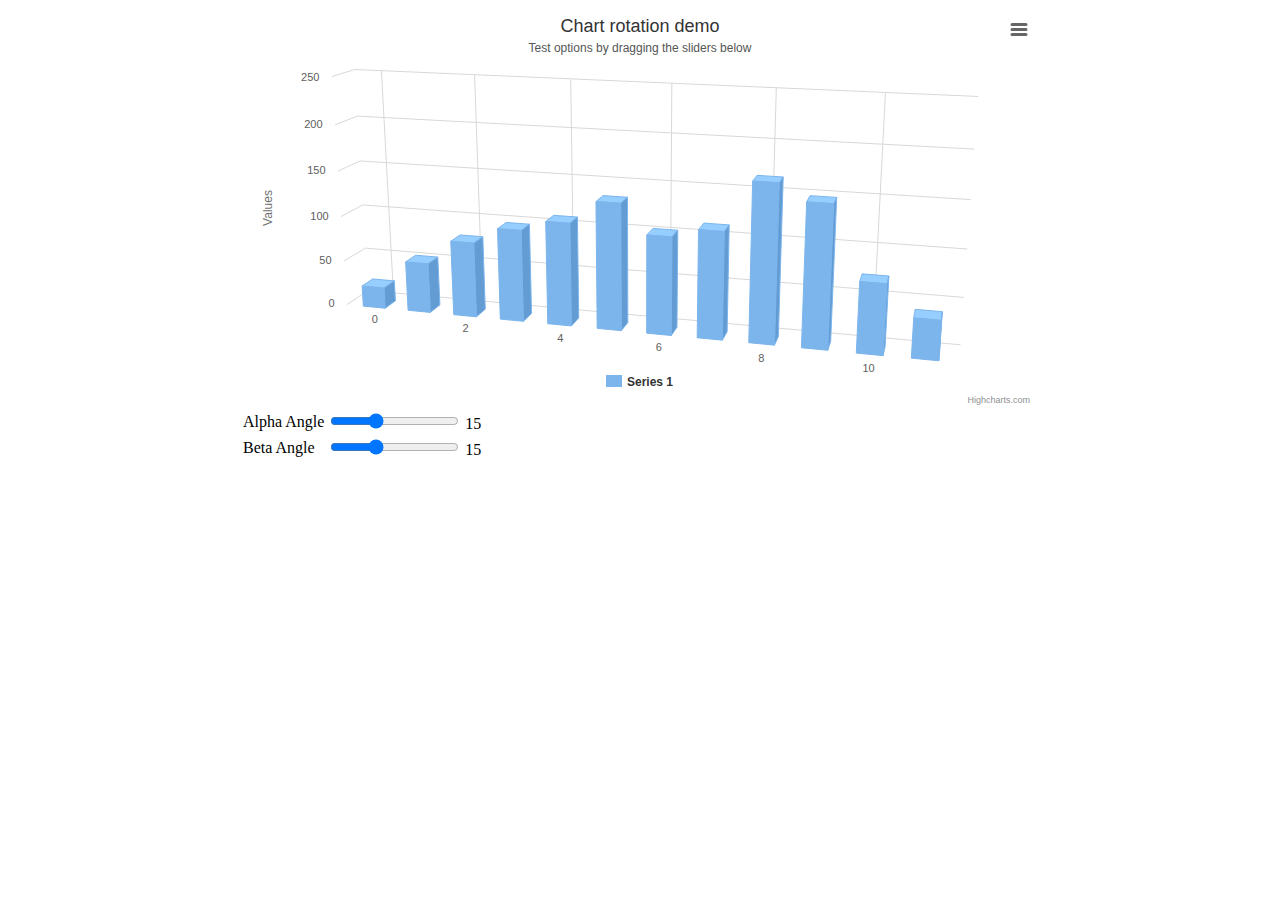
<file: Highcharts-4.1.5/examples/3d-column-interactive/index.htm>
<!DOCTYPE HTML>
<html>
	<head>
		<meta http-equiv="Content-Type" content="text/html; charset=utf-8">
		<title>Highcharts Example</title>

		<script type="text/javascript" src="http://ajax.googleapis.com/ajax/libs/jquery/1.8.2/jquery.min.js"></script>
		<style type="text/css">
#container, #sliders {
	min-width: 310px; 
	max-width: 800px;
	margin: 0 auto;
}
#container {
	height: 400px; 
}
		</style>
		<script type="text/javascript">
$(function () {
    // Set up the chart
    var chart = new Highcharts.Chart({
        chart: {
            renderTo: 'container',
            type: 'column',
            margin: 75,
            options3d: {
                enabled: true,
                alpha: 15,
                beta: 15,
                depth: 50,
                viewDistance: 25
            }
        },
        title: {
            text: 'Chart rotation demo'
        },
        subtitle: {
            text: 'Test options by dragging the sliders below'
        },
        plotOptions: {
            column: {
                depth: 25
            }
        },
        series: [{
            data: [29.9, 71.5, 106.4, 129.2, 144.0, 176.0, 135.6, 148.5, 216.4, 194.1, 95.6, 54.4]
        }]
    });

    function showValues() {
        $('#R0-value').html(chart.options.chart.options3d.alpha);
        $('#R1-value').html(chart.options.chart.options3d.beta);
    }

    // Activate the sliders
    $('#R0').on('change', function () {
        chart.options.chart.options3d.alpha = this.value;
        showValues();
        chart.redraw(false);
    });
    $('#R1').on('change', function () {
        chart.options.chart.options3d.beta = this.value;
        showValues();
        chart.redraw(false);
    });

    showValues();
});
		</script>
	</head>
	<body>
<script src="../../js/highcharts.js"></script>
<script src="../../js/highcharts-3d.js"></script>
<script src="../../js/modules/exporting.js"></script>

<div id="container"></div>
<div id="sliders">
	<table>
		<tr><td>Alpha Angle</td><td><input id="R0" type="range" min="0" max="45" value="15"/> <span id="R0-value" class="value"></span></td></tr>
	    <tr><td>Beta Angle</td><td><input id="R1" type="range" min="0" max="45" value="15"/> <span id="R1-value" class="value"></span></td></tr>
	</table>
</div>
	</body>
</html>
</file>
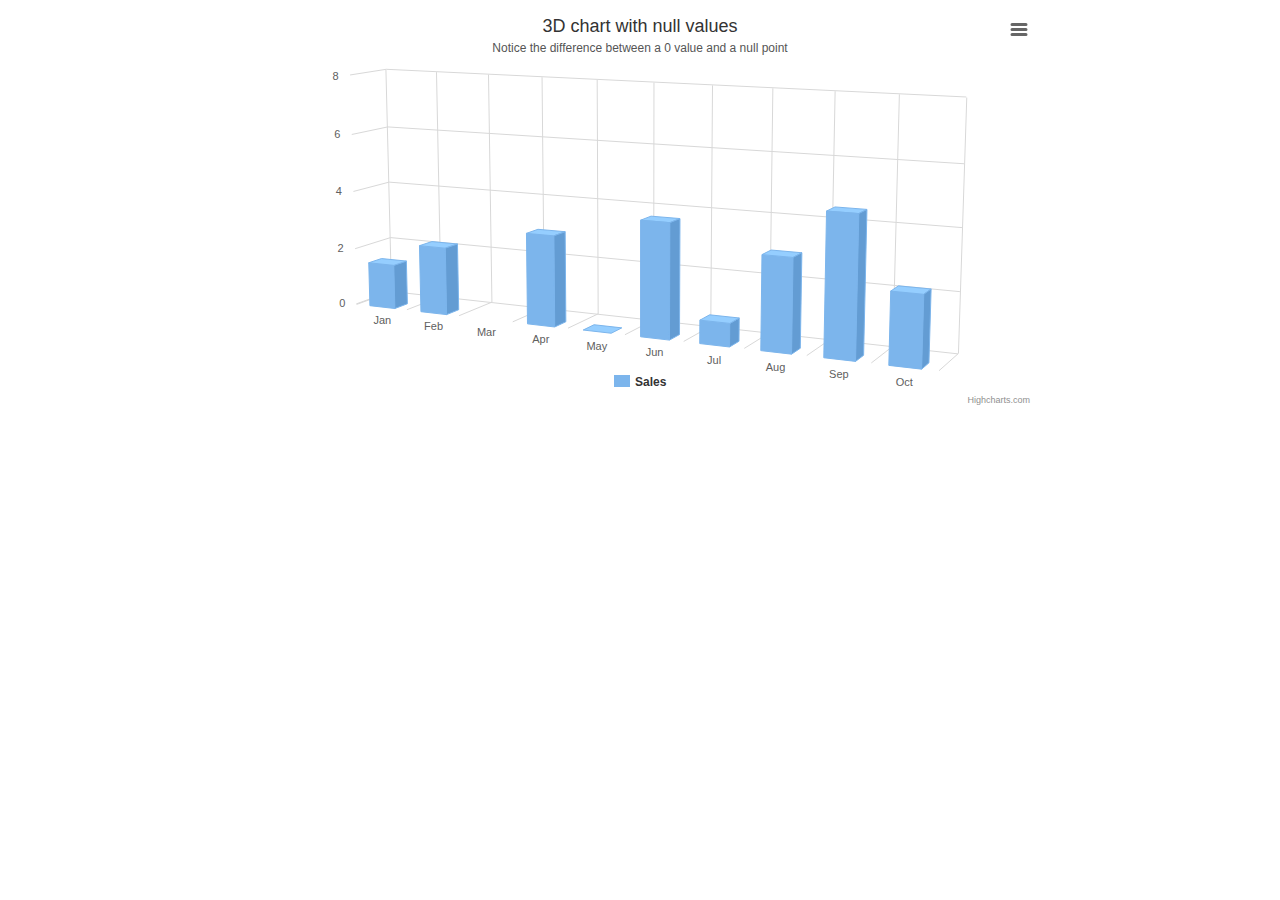
<file: Highcharts-4.1.5/examples/3d-column-null-values/index.htm>
<!DOCTYPE HTML>
<html>
	<head>
		<meta http-equiv="Content-Type" content="text/html; charset=utf-8">
		<title>Highcharts Example</title>

		<script type="text/javascript" src="http://ajax.googleapis.com/ajax/libs/jquery/1.8.2/jquery.min.js"></script>
		<style type="text/css">
#container {
	height: 400px; 
	min-width: 310px; 
	max-width: 800px;
	margin: 0 auto;
}
		</style>
		<script type="text/javascript">
$(function () {
    $('#container').highcharts({
        chart: {
            type: 'column',
            margin: 75,
            options3d: {
                enabled: true,
                alpha: 10,
                beta: 25,
                depth: 70
            }
        },
        title: {
            text: '3D chart with null values'
        },
        subtitle: {
            text: 'Notice the difference between a 0 value and a null point'
        },
        plotOptions: {
            column: {
                depth: 25
            }
        },
        xAxis: {
            categories: Highcharts.getOptions().lang.shortMonths
        },
        yAxis: {
            title: {
                text: null
            }
        },
        series: [{
            name: 'Sales',
            data: [2, 3, null, 4, 0, 5, 1, 4, 6, 3]
        }]
    });
});
		</script>
	</head>
	<body>

<script src="../../js/highcharts.js"></script>
<script src="../../js/highcharts-3d.js"></script>
<script src="../../js/modules/exporting.js"></script>

<div id="container" style="height: 400px"></div>
	</body>
</html>
</file>
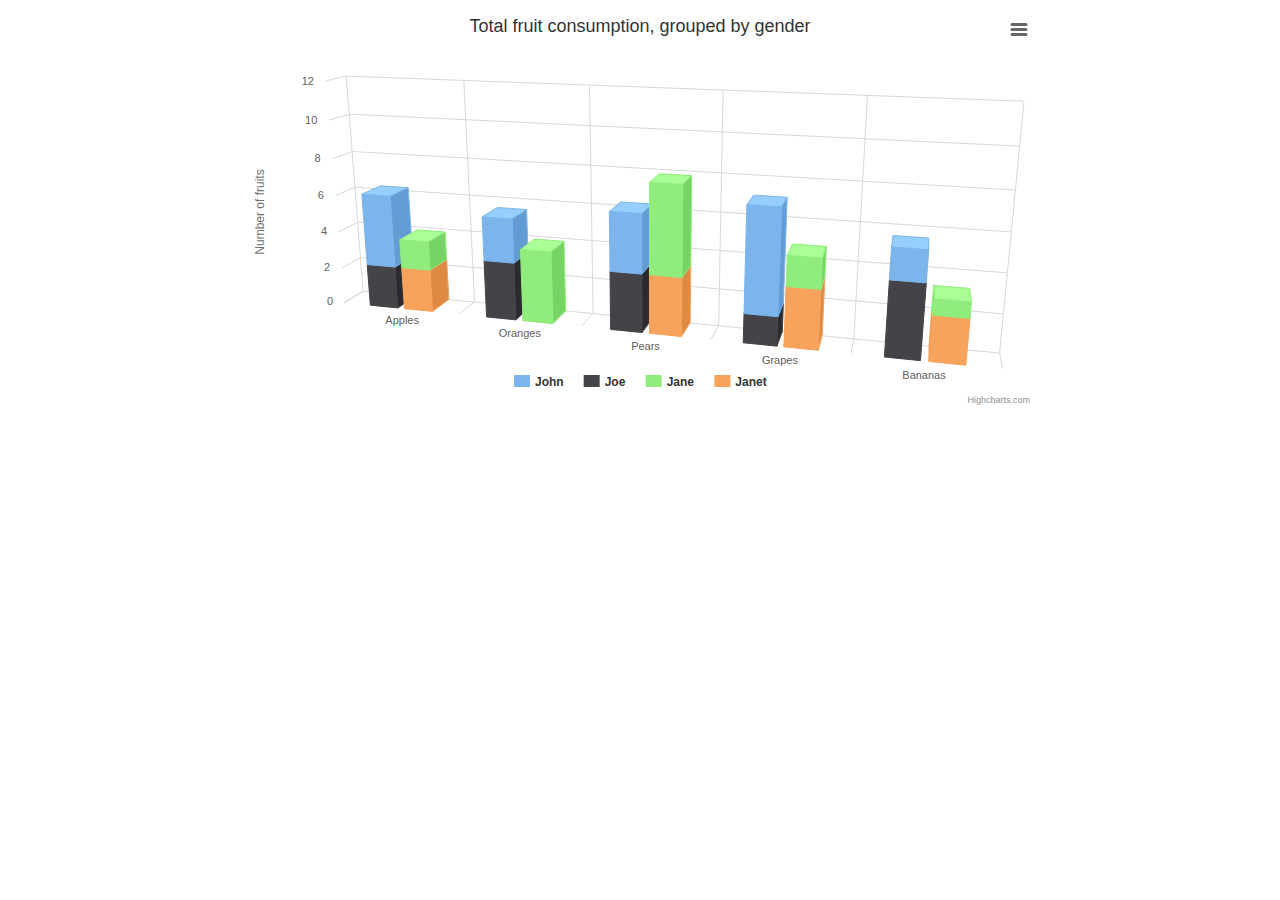
<file: Highcharts-4.1.5/examples/3d-column-stacking-grouping/index.htm>
<!DOCTYPE HTML>
<html>
	<head>
		<meta http-equiv="Content-Type" content="text/html; charset=utf-8">
		<title>Highcharts Example</title>

		<script type="text/javascript" src="http://ajax.googleapis.com/ajax/libs/jquery/1.8.2/jquery.min.js"></script>
		<style type="text/css">
#container {
	height: 400px; 
	min-width: 310px; 
	max-width: 800px;
	margin: 0 auto;
}
		</style>
		<script type="text/javascript">
$(function () {
    $('#container').highcharts({

        chart: {
            type: 'column',
            options3d: {
                enabled: true,
                alpha: 15,
                beta: 15,
                viewDistance: 25,
                depth: 40
            },
            marginTop: 80,
            marginRight: 40
        },

        title: {
            text: 'Total fruit consumption, grouped by gender'
        },

        xAxis: {
            categories: ['Apples', 'Oranges', 'Pears', 'Grapes', 'Bananas']
        },

        yAxis: {
            allowDecimals: false,
            min: 0,
            title: {
                text: 'Number of fruits'
            }
        },

        tooltip: {
            headerFormat: '<b>{point.key}</b><br>',
            pointFormat: '<span style="color:{series.color}">\u25CF</span> {series.name}: {point.y} / {point.stackTotal}'
        },

        plotOptions: {
            column: {
                stacking: 'normal',
                depth: 40
            }
        },

        series: [{
            name: 'John',
            data: [5, 3, 4, 7, 2],
            stack: 'male'
        }, {
            name: 'Joe',
            data: [3, 4, 4, 2, 5],
            stack: 'male'
        }, {
            name: 'Jane',
            data: [2, 5, 6, 2, 1],
            stack: 'female'
        }, {
            name: 'Janet',
            data: [3, 0, 4, 4, 3],
            stack: 'female'
        }]
    });
});


		</script>
	</head>
	<body>

<script src="../../js/highcharts.js"></script>
<script src="../../js/highcharts-3d.js"></script>
<script src="../../js/modules/exporting.js"></script>

<div id="container" style="height: 400px"></div>
	</body>
</html>
</file>
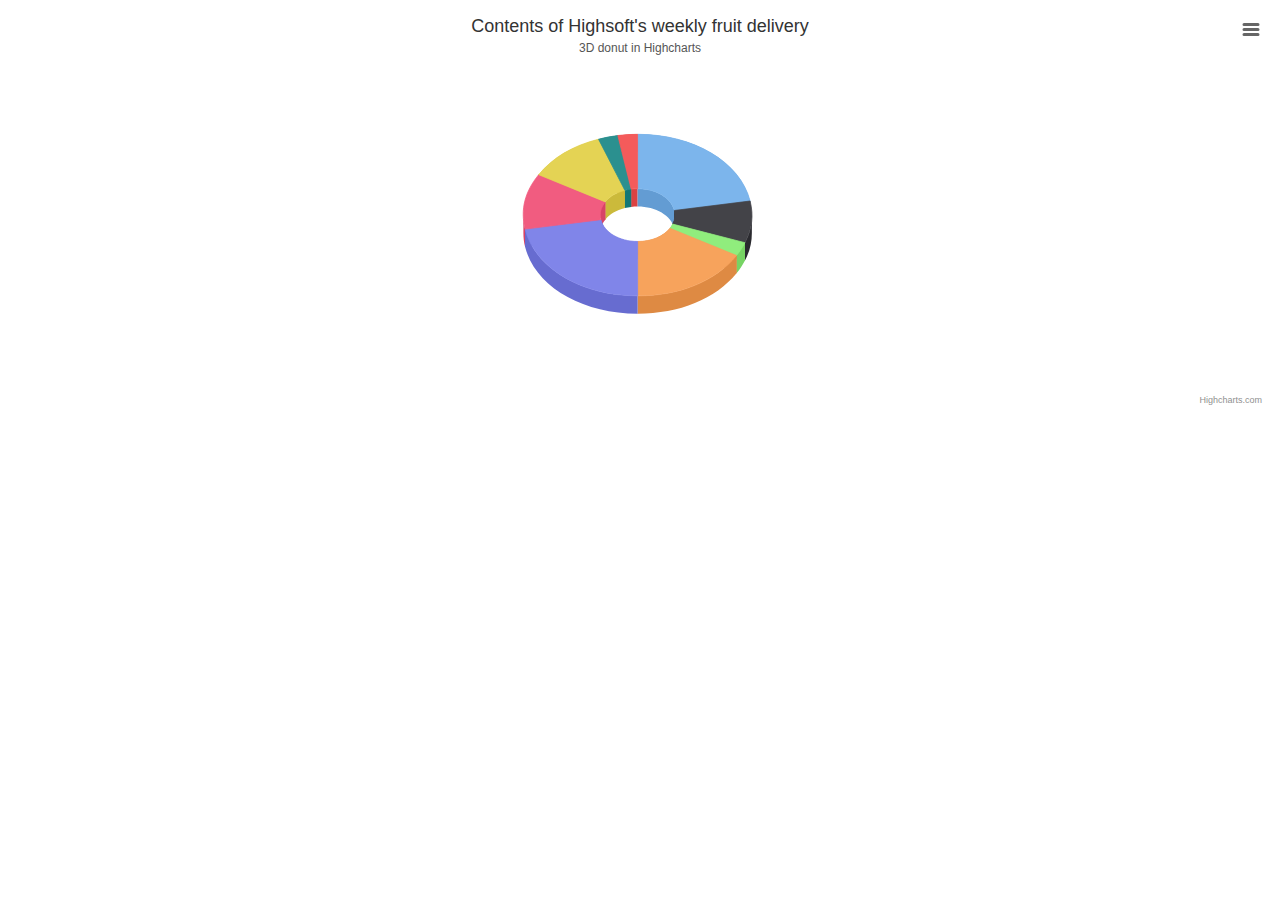
<file: Highcharts-4.1.5/examples/3d-pie-donut/index.htm>
<!DOCTYPE HTML>
<html>
	<head>
		<meta http-equiv="Content-Type" content="text/html; charset=utf-8">
		<title>Highcharts Example</title>

		<script type="text/javascript" src="http://ajax.googleapis.com/ajax/libs/jquery/1.8.2/jquery.min.js"></script>
		<style type="text/css">
${demo.css}
		</style>
		<script type="text/javascript">
$(function () {
    $('#container').highcharts({
        chart: {
            type: 'pie',
            options3d: {
                enabled: true,
                alpha: 45
            }
        },
        title: {
            text: 'Contents of Highsoft\'s weekly fruit delivery'
        },
        subtitle: {
            text: '3D donut in Highcharts'
        },
        plotOptions: {
            pie: {
                innerSize: 100,
                depth: 45
            }
        },
        series: [{
            name: 'Delivered amount',
            data: [
                ['Bananas', 8],
                ['Kiwi', 3],
                ['Mixed nuts', 1],
                ['Oranges', 6],
                ['Apples', 8],
                ['Pears', 4],
                ['Clementines', 4],
                ['Reddish (bag)', 1],
                ['Grapes (bunch)', 1]
            ]
        }]
    });
});
		</script>
	</head>
	<body>

<script src="../../js/highcharts.js"></script>
<script src="../../js/highcharts-3d.js"></script>
<script src="../../js/modules/exporting.js"></script>

<div id="container" style="height: 400px"></div>
	</body>
</html>
</file>
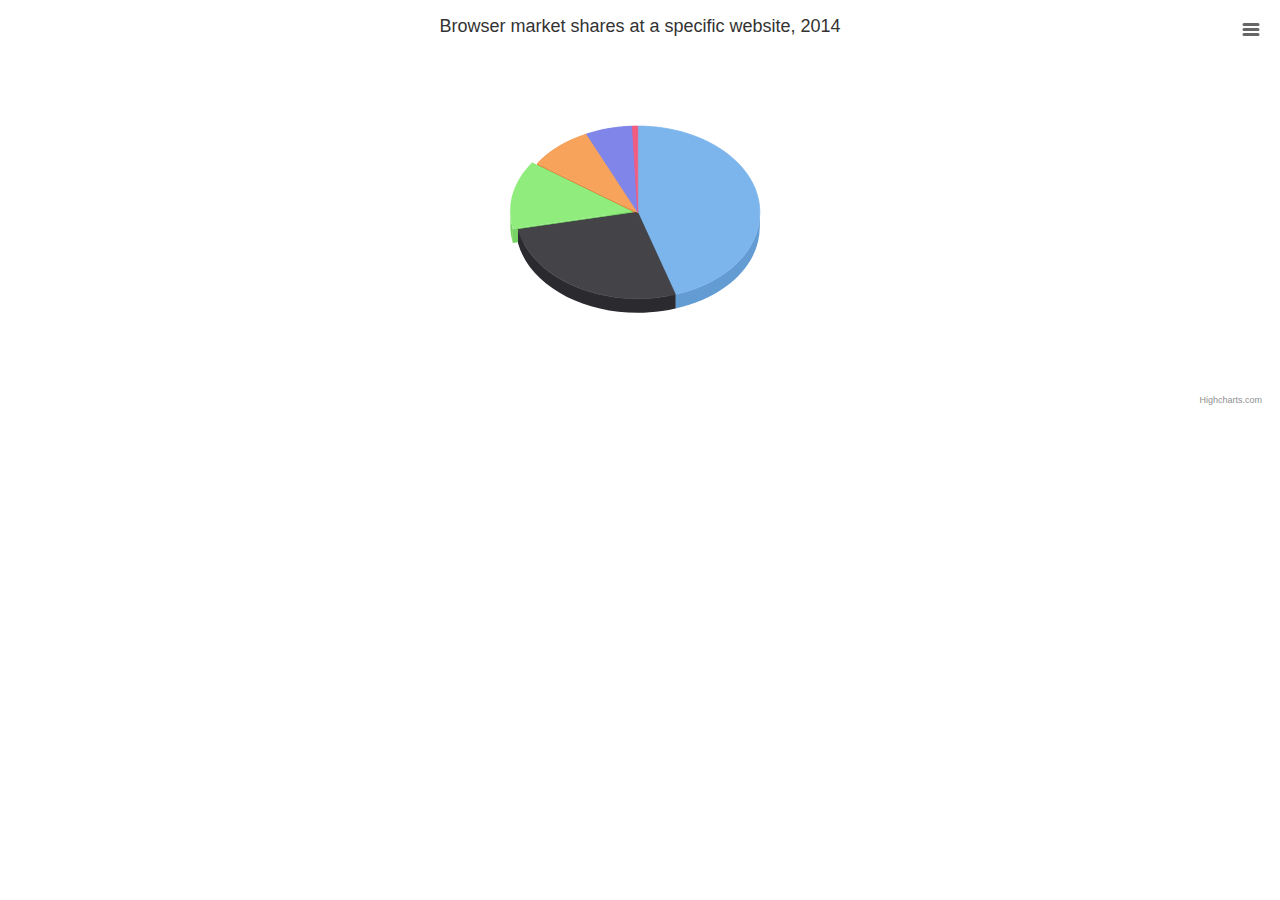
<file: Highcharts-4.1.5/examples/3d-pie/index.htm>
<!DOCTYPE HTML>
<html>
	<head>
		<meta http-equiv="Content-Type" content="text/html; charset=utf-8">
		<title>Highcharts Example</title>

		<script type="text/javascript" src="http://ajax.googleapis.com/ajax/libs/jquery/1.8.2/jquery.min.js"></script>
		<style type="text/css">
${demo.css}
		</style>
		<script type="text/javascript">
$(function () {
    $('#container').highcharts({
        chart: {
            type: 'pie',
            options3d: {
                enabled: true,
                alpha: 45,
                beta: 0
            }
        },
        title: {
            text: 'Browser market shares at a specific website, 2014'
        },
        tooltip: {
            pointFormat: '{series.name}: <b>{point.percentage:.1f}%</b>'
        },
        plotOptions: {
            pie: {
                allowPointSelect: true,
                cursor: 'pointer',
                depth: 35,
                dataLabels: {
                    enabled: true,
                    format: '{point.name}'
                }
            }
        },
        series: [{
            type: 'pie',
            name: 'Browser share',
            data: [
                ['Firefox',   45.0],
                ['IE',       26.8],
                {
                    name: 'Chrome',
                    y: 12.8,
                    sliced: true,
                    selected: true
                },
                ['Safari',    8.5],
                ['Opera',     6.2],
                ['Others',   0.7]
            ]
        }]
    });
});
		</script>
	</head>
	<body>

<script src="../../js/highcharts.js"></script>
<script src="../../js/highcharts-3d.js"></script>
<script src="../../js/modules/exporting.js"></script>

<div id="container" style="height: 400px"></div>
	</body>
</html>
</file>
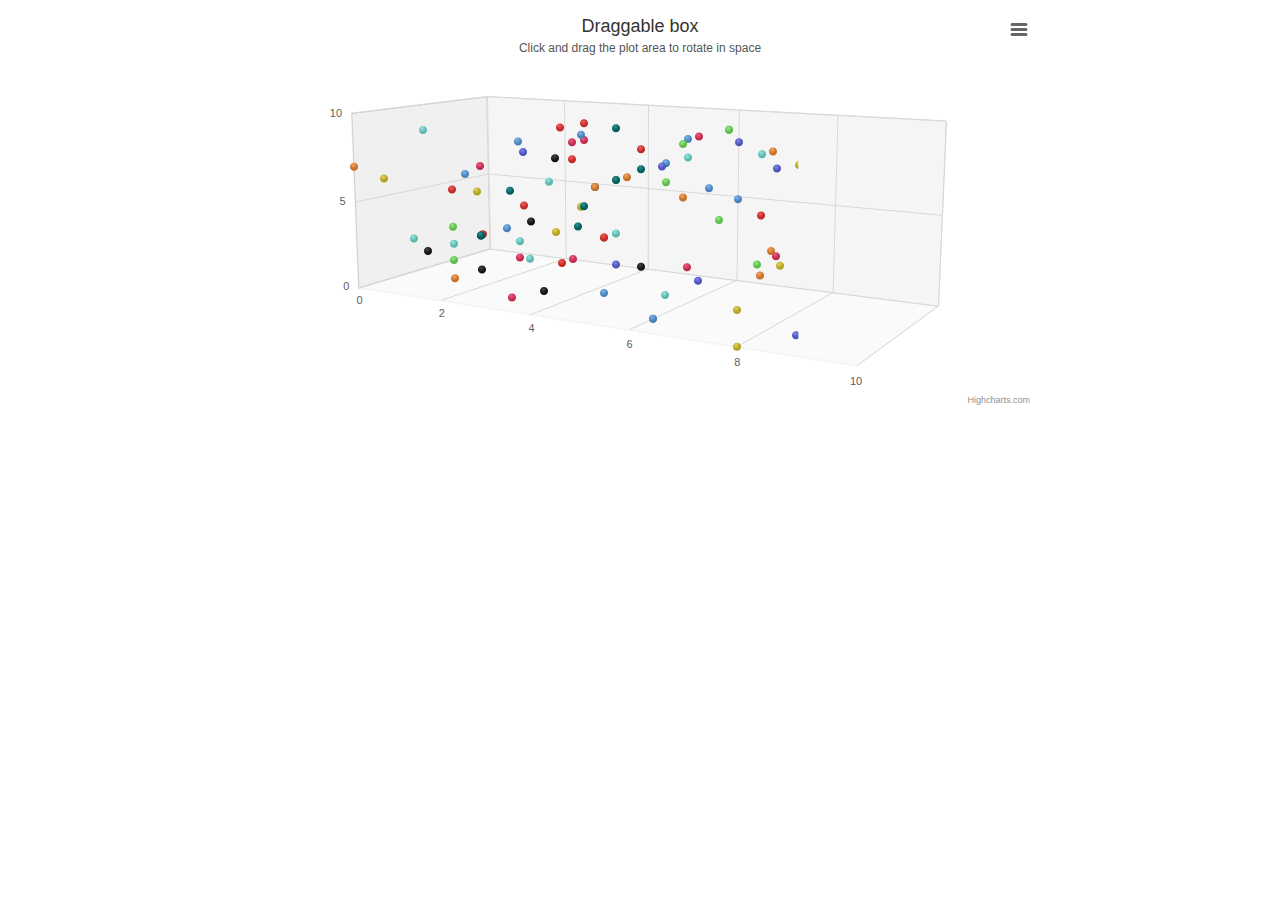
<file: Highcharts-4.1.5/examples/3d-scatter-draggable/index.htm>
<!DOCTYPE HTML>
<html>
	<head>
		<meta http-equiv="Content-Type" content="text/html; charset=utf-8">
		<title>Highcharts Example</title>

		<script type="text/javascript" src="http://ajax.googleapis.com/ajax/libs/jquery/1.8.2/jquery.min.js"></script>
		<style type="text/css">
#container {
	height: 400px; 
	min-width: 310px; 
	max-width: 800px;
	margin: 0 auto;
}
		</style>
		<script type="text/javascript">
$(function () {

    // Give the points a 3D feel by adding a radial gradient
    Highcharts.getOptions().colors = $.map(Highcharts.getOptions().colors, function (color) {
        return {
            radialGradient: {
                cx: 0.4,
                cy: 0.3,
                r: 0.5
            },
            stops: [
                [0, color],
                [1, Highcharts.Color(color).brighten(-0.2).get('rgb')]
            ]
        };
    });

    // Set up the chart
    var chart = new Highcharts.Chart({
        chart: {
            renderTo: 'container',
            margin: 100,
            type: 'scatter',
            options3d: {
                enabled: true,
                alpha: 10,
                beta: 30,
                depth: 250,
                viewDistance: 5,

                frame: {
                    bottom: { size: 1, color: 'rgba(0,0,0,0.02)' },
                    back: { size: 1, color: 'rgba(0,0,0,0.04)' },
                    side: { size: 1, color: 'rgba(0,0,0,0.06)' }
                }
            }
        },
        title: {
            text: 'Draggable box'
        },
        subtitle: {
            text: 'Click and drag the plot area to rotate in space'
        },
        plotOptions: {
            scatter: {
                width: 10,
                height: 10,
                depth: 10
            }
        },
        yAxis: {
            min: 0,
            max: 10,
            title: null
        },
        xAxis: {
            min: 0,
            max: 10,
            gridLineWidth: 1
        },
        zAxis: {
            min: 0,
            max: 10
        },
        legend: {
            enabled: false
        },
        series: [{
            name: 'Reading',
            colorByPoint: true,
            data: [[1, 6, 5], [8, 7, 9], [1, 3, 4], [4, 6, 8], [5, 7, 7], [6, 9, 6], [7, 0, 5], [2, 3, 3], [3, 9, 8], [3, 6, 5], [4, 9, 4], [2, 3, 3], [6, 9, 9], [0, 7, 0], [7, 7, 9], [7, 2, 9], [0, 6, 2], [4, 6, 7], [3, 7, 7], [0, 1, 7], [2, 8, 6], [2, 3, 7], [6, 4, 8], [3, 5, 9], [7, 9, 5], [3, 1, 7], [4, 4, 2], [3, 6, 2], [3, 1, 6], [6, 8, 5], [6, 6, 7], [4, 1, 1], [7, 2, 7], [7, 7, 0], [8, 8, 9], [9, 4, 1], [8, 3, 4], [9, 8, 9], [3, 5, 3], [0, 2, 4], [6, 0, 2], [2, 1, 3], [5, 8, 9], [2, 1, 1], [9, 7, 6], [3, 0, 2], [9, 9, 0], [3, 4, 8], [2, 6, 1], [8, 9, 2], [7, 6, 5], [6, 3, 1], [9, 3, 1], [8, 9, 3], [9, 1, 0], [3, 8, 7], [8, 0, 0], [4, 9, 7], [8, 6, 2], [4, 3, 0], [2, 3, 5], [9, 1, 4], [1, 1, 4], [6, 0, 2], [6, 1, 6], [3, 8, 8], [8, 8, 7], [5, 5, 0], [3, 9, 6], [5, 4, 3], [6, 8, 3], [0, 1, 5], [6, 7, 3], [8, 3, 2], [3, 8, 3], [2, 1, 6], [4, 6, 7], [8, 9, 9], [5, 4, 2], [6, 1, 3], [6, 9, 5], [4, 8, 2], [9, 7, 4], [5, 4, 2], [9, 6, 1], [2, 7, 3], [4, 5, 4], [6, 8, 1], [3, 4, 0], [2, 2, 6], [5, 1, 2], [9, 9, 7], [6, 9, 9], [8, 4, 3], [4, 1, 7], [6, 2, 5], [0, 4, 9], [3, 5, 9], [6, 9, 1], [1, 9, 2]]
        }]
    });


    // Add mouse events for rotation
    $(chart.container).bind('mousedown.hc touchstart.hc', function (e) {
        e = chart.pointer.normalize(e);

        var posX = e.pageX,
            posY = e.pageY,
            alpha = chart.options.chart.options3d.alpha,
            beta = chart.options.chart.options3d.beta,
            newAlpha,
            newBeta,
            sensitivity = 5; // lower is more sensitive

        $(document).bind({
            'mousemove.hc touchdrag.hc': function (e) {
                // Run beta
                newBeta = beta + (posX - e.pageX) / sensitivity;
                newBeta = Math.min(100, Math.max(-100, newBeta));
                chart.options.chart.options3d.beta = newBeta;

                // Run alpha
                newAlpha = alpha + (e.pageY - posY) / sensitivity;
                newAlpha = Math.min(100, Math.max(-100, newAlpha));
                chart.options.chart.options3d.alpha = newAlpha;

                chart.redraw(false);
            },
            'mouseup touchend': function () {
                $(document).unbind('.hc');
            }
        });
    });

});
		</script>
	</head>
	<body>

<script src="../../js/highcharts.js"></script>
<script src="../../js/highcharts-3d.js"></script>
<script src="../../js/modules/exporting.js"></script>

<div id="container" style="height: 400px"></div>
	</body>
</html>
</file>
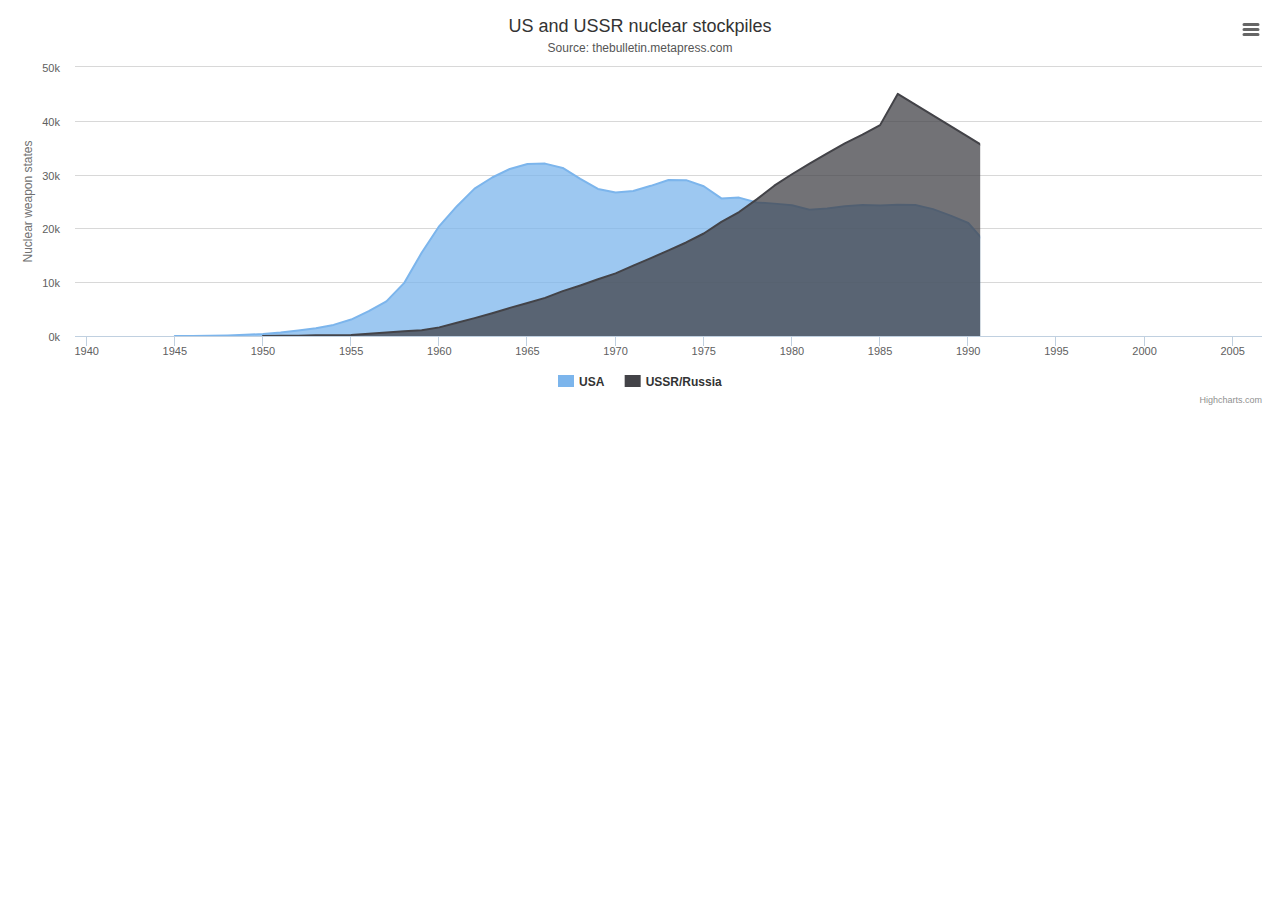
<file: Highcharts-4.1.5/examples/area-basic/index.htm>
<!DOCTYPE HTML>
<html>
	<head>
		<meta http-equiv="Content-Type" content="text/html; charset=utf-8">
		<title>Highcharts Example</title>

		<script type="text/javascript" src="http://ajax.googleapis.com/ajax/libs/jquery/1.8.2/jquery.min.js"></script>
		<style type="text/css">
${demo.css}
		</style>
		<script type="text/javascript">
$(function () {
    $('#container').highcharts({
        chart: {
            type: 'area'
        },
        title: {
            text: 'US and USSR nuclear stockpiles'
        },
        subtitle: {
            text: 'Source: <a href="http://thebulletin.metapress.com/content/c4120650912x74k7/fulltext.pdf">' +
                'thebulletin.metapress.com</a>'
        },
        xAxis: {
            allowDecimals: false,
            labels: {
                formatter: function () {
                    return this.value; // clean, unformatted number for year
                }
            }
        },
        yAxis: {
            title: {
                text: 'Nuclear weapon states'
            },
            labels: {
                formatter: function () {
                    return this.value / 1000 + 'k';
                }
            }
        },
        tooltip: {
            pointFormat: '{series.name} produced <b>{point.y:,.0f}</b><br/>warheads in {point.x}'
        },
        plotOptions: {
            area: {
                pointStart: 1940,
                marker: {
                    enabled: false,
                    symbol: 'circle',
                    radius: 2,
                    states: {
                        hover: {
                            enabled: true
                        }
                    }
                }
            }
        },
        series: [{
            name: 'USA',
            data: [null, null, null, null, null, 6, 11, 32, 110, 235, 369, 640,
                1005, 1436, 2063, 3057, 4618, 6444, 9822, 15468, 20434, 24126,
                27387, 29459, 31056, 31982, 32040, 31233, 29224, 27342, 26662,
                26956, 27912, 28999, 28965, 27826, 25579, 25722, 24826, 24605,
                24304, 23464, 23708, 24099, 24357, 24237, 24401, 24344, 23586,
                22380, 21004, 17287, 14747, 13076, 12555, 12144, 11009, 10950,
                10871, 10824, 10577, 10527, 10475, 10421, 10358, 10295, 10104]
        }, {
            name: 'USSR/Russia',
            data: [null, null, null, null, null, null, null, null, null, null,
                5, 25, 50, 120, 150, 200, 426, 660, 869, 1060, 1605, 2471, 3322,
                4238, 5221, 6129, 7089, 8339, 9399, 10538, 11643, 13092, 14478,
                15915, 17385, 19055, 21205, 23044, 25393, 27935, 30062, 32049,
                33952, 35804, 37431, 39197, 45000, 43000, 41000, 39000, 37000,
                35000, 33000, 31000, 29000, 27000, 25000, 24000, 23000, 22000,
                21000, 20000, 19000, 18000, 18000, 17000, 16000]
        }]
    });
});
		</script>
	</head>
	<body>
<script src="../../js/highcharts.js"></script>
<script src="../../js/modules/exporting.js"></script>

<div id="container" style="min-width: 310px; height: 400px; margin: 0 auto"></div>

	</body>
</html>
</file>
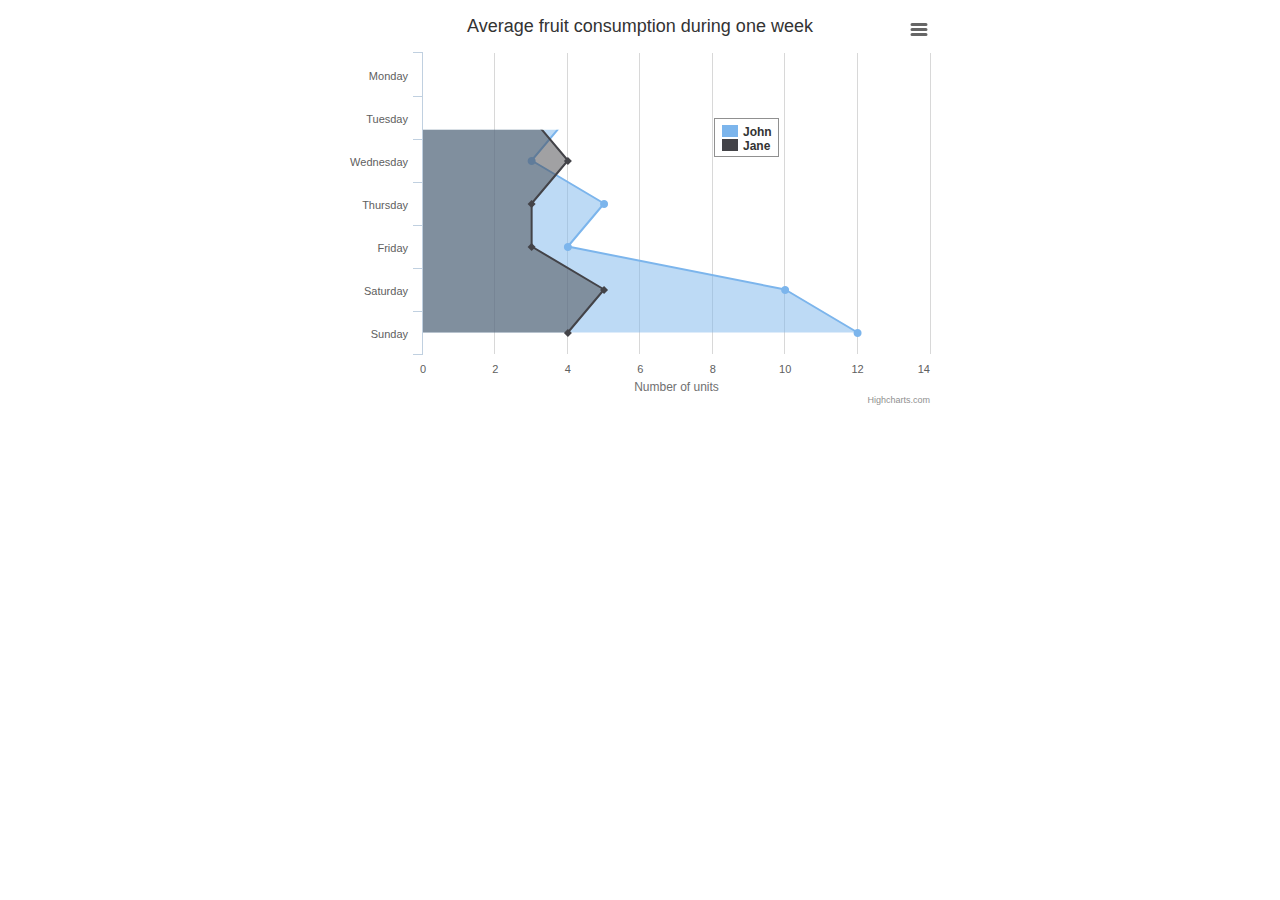
<file: Highcharts-4.1.5/examples/area-inverted/index.htm>
<!DOCTYPE HTML>
<html>
	<head>
		<meta http-equiv="Content-Type" content="text/html; charset=utf-8">
		<title>Highcharts Example</title>

		<script type="text/javascript" src="http://ajax.googleapis.com/ajax/libs/jquery/1.8.2/jquery.min.js"></script>
		<style type="text/css">
${demo.css}
		</style>
		<script type="text/javascript">
$(function () {
    $('#container').highcharts({
        chart: {
            type: 'area',
            inverted: true
        },
        title: {
            text: 'Average fruit consumption during one week'
        },
        subtitle: {
            style: {
                position: 'absolute',
                right: '0px',
                bottom: '10px'
            }
        },
        legend: {
            layout: 'vertical',
            align: 'right',
            verticalAlign: 'top',
            x: -150,
            y: 100,
            floating: true,
            borderWidth: 1,
            backgroundColor: (Highcharts.theme && Highcharts.theme.legendBackgroundColor) || '#FFFFFF'
        },
        xAxis: {
            categories: [
                'Monday',
                'Tuesday',
                'Wednesday',
                'Thursday',
                'Friday',
                'Saturday',
                'Sunday'
            ]
        },
        yAxis: {
            title: {
                text: 'Number of units'
            },
            labels: {
                formatter: function () {
                    return this.value;
                }
            },
            min: 0
        },
        plotOptions: {
            area: {
                fillOpacity: 0.5
            }
        },
        series: [{
            name: 'John',
            data: [3, 4, 3, 5, 4, 10, 12]
        }, {
            name: 'Jane',
            data: [1, 3, 4, 3, 3, 5, 4]
        }]
    });
});
		</script>
	</head>
	<body>
<script src="../../js/highcharts.js"></script>
<script src="../../js/modules/exporting.js"></script>

<div id="container" style="min-width: 310px; height: 400px; max-width: 600px; margin: 0 auto"></div>

	</body>
</html>
</file>
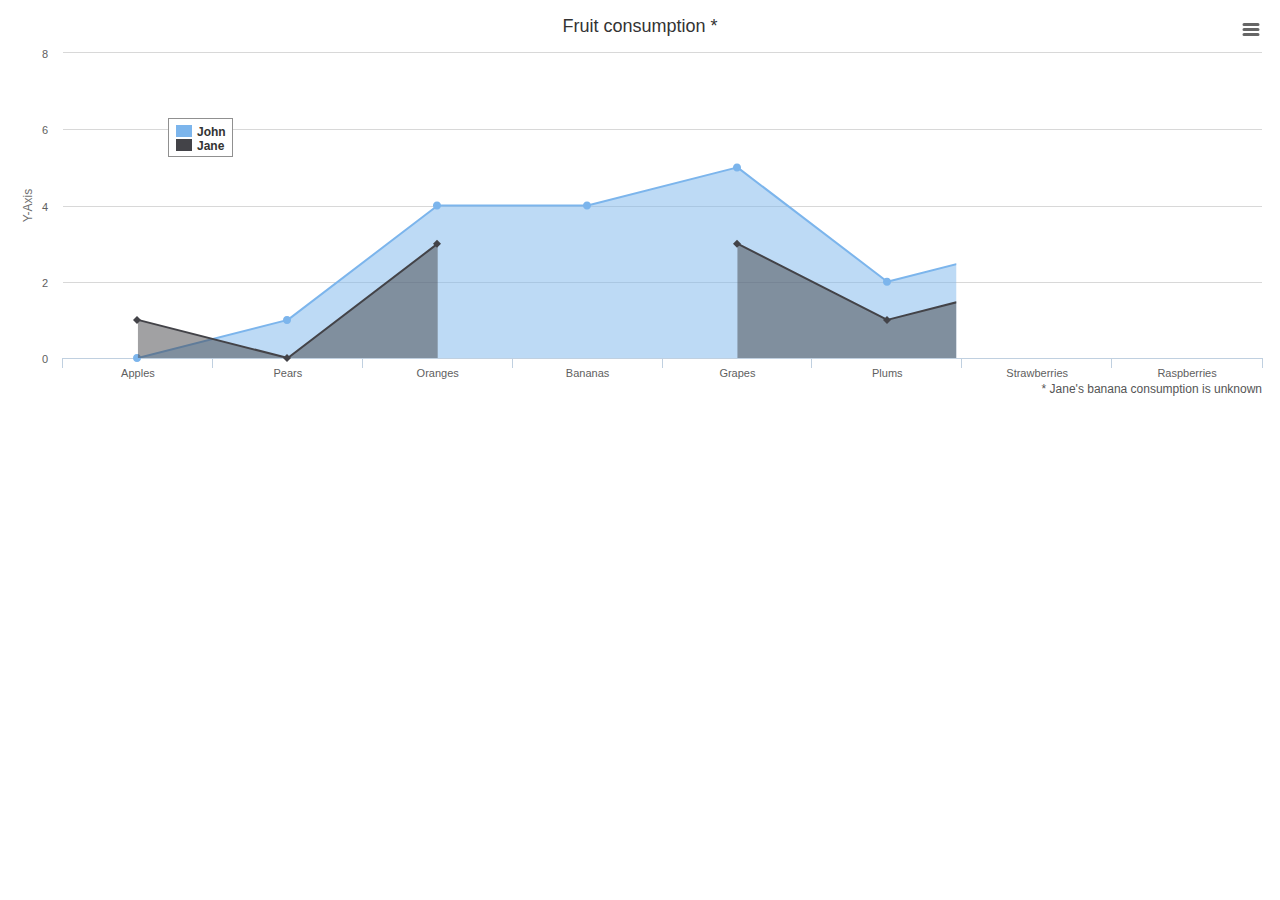
<file: Highcharts-4.1.5/examples/area-missing/index.htm>
<!DOCTYPE HTML>
<html>
	<head>
		<meta http-equiv="Content-Type" content="text/html; charset=utf-8">
		<title>Highcharts Example</title>

		<script type="text/javascript" src="http://ajax.googleapis.com/ajax/libs/jquery/1.8.2/jquery.min.js"></script>
		<style type="text/css">
${demo.css}
		</style>
		<script type="text/javascript">
$(function () {
    $('#container').highcharts({
        chart: {
            type: 'area',
            spacingBottom: 30
        },
        title: {
            text: 'Fruit consumption *'
        },
        subtitle: {
            text: '* Jane\'s banana consumption is unknown',
            floating: true,
            align: 'right',
            verticalAlign: 'bottom',
            y: 15
        },
        legend: {
            layout: 'vertical',
            align: 'left',
            verticalAlign: 'top',
            x: 150,
            y: 100,
            floating: true,
            borderWidth: 1,
            backgroundColor: (Highcharts.theme && Highcharts.theme.legendBackgroundColor) || '#FFFFFF'
        },
        xAxis: {
            categories: ['Apples', 'Pears', 'Oranges', 'Bananas', 'Grapes', 'Plums', 'Strawberries', 'Raspberries']
        },
        yAxis: {
            title: {
                text: 'Y-Axis'
            },
            labels: {
                formatter: function () {
                    return this.value;
                }
            }
        },
        tooltip: {
            formatter: function () {
                return '<b>' + this.series.name + '</b><br/>' +
                    this.x + ': ' + this.y;
            }
        },
        plotOptions: {
            area: {
                fillOpacity: 0.5
            }
        },
        credits: {
            enabled: false
        },
        series: [{
            name: 'John',
            data: [0, 1, 4, 4, 5, 2, 3, 7]
        }, {
            name: 'Jane',
            data: [1, 0, 3, null, 3, 1, 2, 1]
        }]
    });
});
		</script>
	</head>
	<body>
<script src="../../js/highcharts.js"></script>
<script src="../../js/modules/exporting.js"></script>

<div id="container" style="min-width: 310px; height: 400px; margin: 0 auto"></div>

	</body>
</html>
</file>
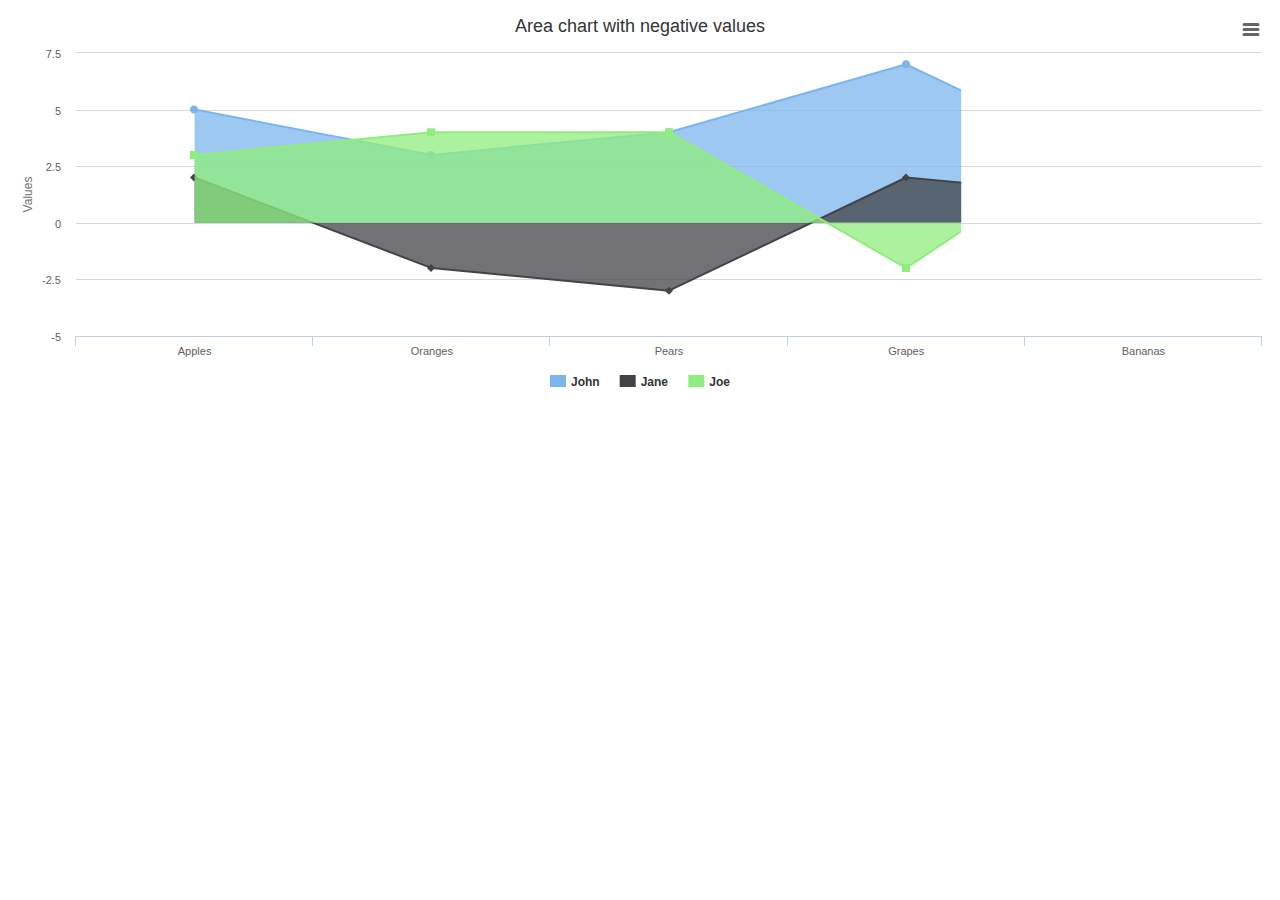
<file: Highcharts-4.1.5/examples/area-negative/index.htm>
<!DOCTYPE HTML>
<html>
	<head>
		<meta http-equiv="Content-Type" content="text/html; charset=utf-8">
		<title>Highcharts Example</title>

		<script type="text/javascript" src="http://ajax.googleapis.com/ajax/libs/jquery/1.8.2/jquery.min.js"></script>
		<style type="text/css">
${demo.css}
		</style>
		<script type="text/javascript">
$(function () {
    $('#container').highcharts({
        chart: {
            type: 'area'
        },
        title: {
            text: 'Area chart with negative values'
        },
        xAxis: {
            categories: ['Apples', 'Oranges', 'Pears', 'Grapes', 'Bananas']
        },
        credits: {
            enabled: false
        },
        series: [{
            name: 'John',
            data: [5, 3, 4, 7, 2]
        }, {
            name: 'Jane',
            data: [2, -2, -3, 2, 1]
        }, {
            name: 'Joe',
            data: [3, 4, 4, -2, 5]
        }]
    });
});
		</script>
	</head>
	<body>
<script src="../../js/highcharts.js"></script>
<script src="../../js/modules/exporting.js"></script>

<div id="container" style="min-width: 310px; height: 400px; margin: 0 auto"></div>

	</body>
</html>
</file>
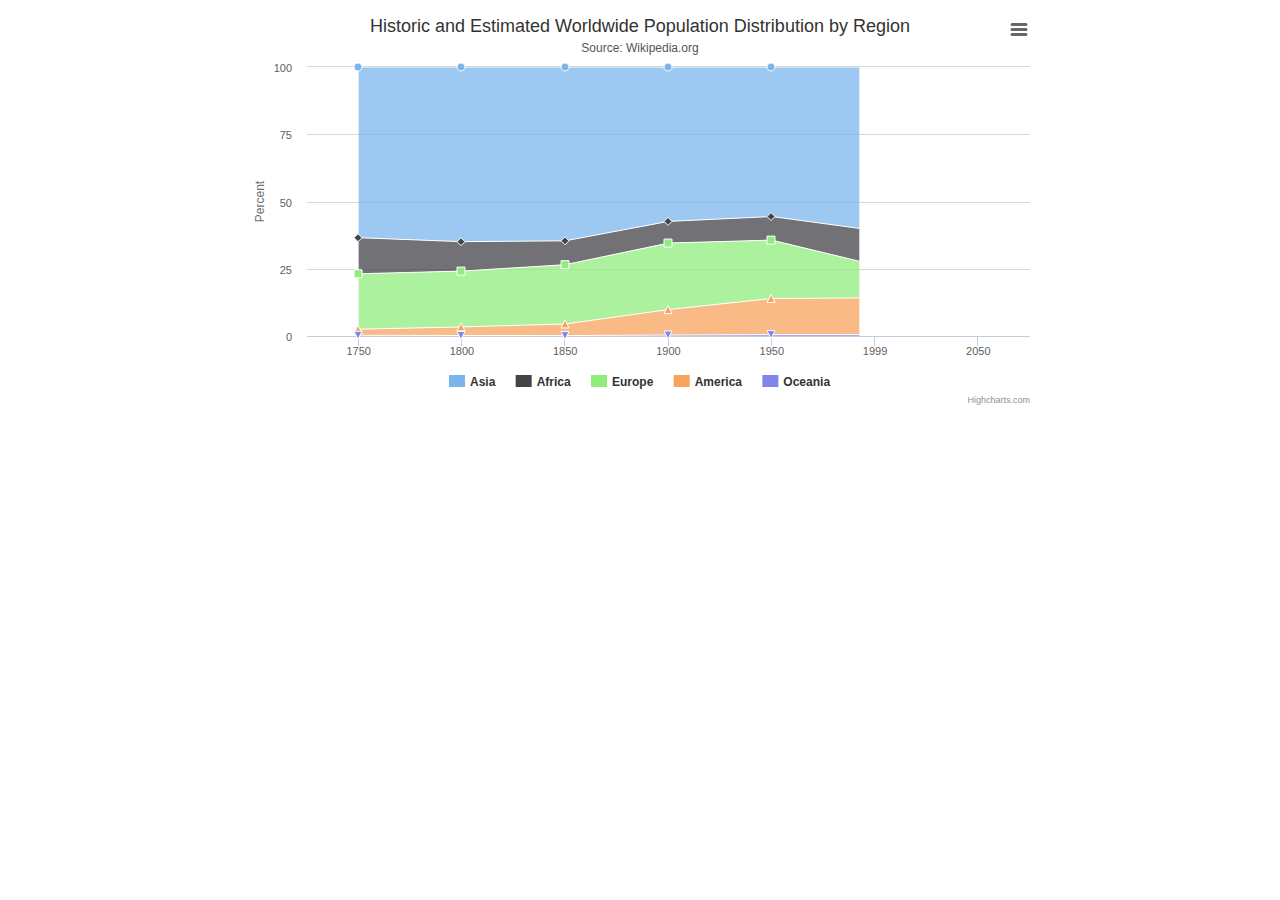
<file: Highcharts-4.1.5/examples/area-stacked-percent/index.htm>
<!DOCTYPE HTML>
<html>
	<head>
		<meta http-equiv="Content-Type" content="text/html; charset=utf-8">
		<title>Highcharts Example</title>

		<script type="text/javascript" src="http://ajax.googleapis.com/ajax/libs/jquery/1.8.2/jquery.min.js"></script>
		<style type="text/css">
${demo.css}
		</style>
		<script type="text/javascript">
$(function () {
    $('#container').highcharts({
        chart: {
            type: 'area'
        },
        title: {
            text: 'Historic and Estimated Worldwide Population Distribution by Region'
        },
        subtitle: {
            text: 'Source: Wikipedia.org'
        },
        xAxis: {
            categories: ['1750', '1800', '1850', '1900', '1950', '1999', '2050'],
            tickmarkPlacement: 'on',
            title: {
                enabled: false
            }
        },
        yAxis: {
            title: {
                text: 'Percent'
            }
        },
        tooltip: {
            pointFormat: '<span style="color:{series.color}">{series.name}</span>: <b>{point.percentage:.1f}%</b> ({point.y:,.0f} millions)<br/>',
            shared: true
        },
        plotOptions: {
            area: {
                stacking: 'percent',
                lineColor: '#ffffff',
                lineWidth: 1,
                marker: {
                    lineWidth: 1,
                    lineColor: '#ffffff'
                }
            }
        },
        series: [{
            name: 'Asia',
            data: [502, 635, 809, 947, 1402, 3634, 5268]
        }, {
            name: 'Africa',
            data: [106, 107, 111, 133, 221, 767, 1766]
        }, {
            name: 'Europe',
            data: [163, 203, 276, 408, 547, 729, 628]
        }, {
            name: 'America',
            data: [18, 31, 54, 156, 339, 818, 1201]
        }, {
            name: 'Oceania',
            data: [2, 2, 2, 6, 13, 30, 46]
        }]
    });
});
		</script>
	</head>
	<body>
<script src="../../js/highcharts.js"></script>
<script src="../../js/modules/exporting.js"></script>

<div id="container" style="min-width: 310px; height: 400px; max-width: 800px; margin: 0 auto"></div>

	</body>
</html>
</file>
